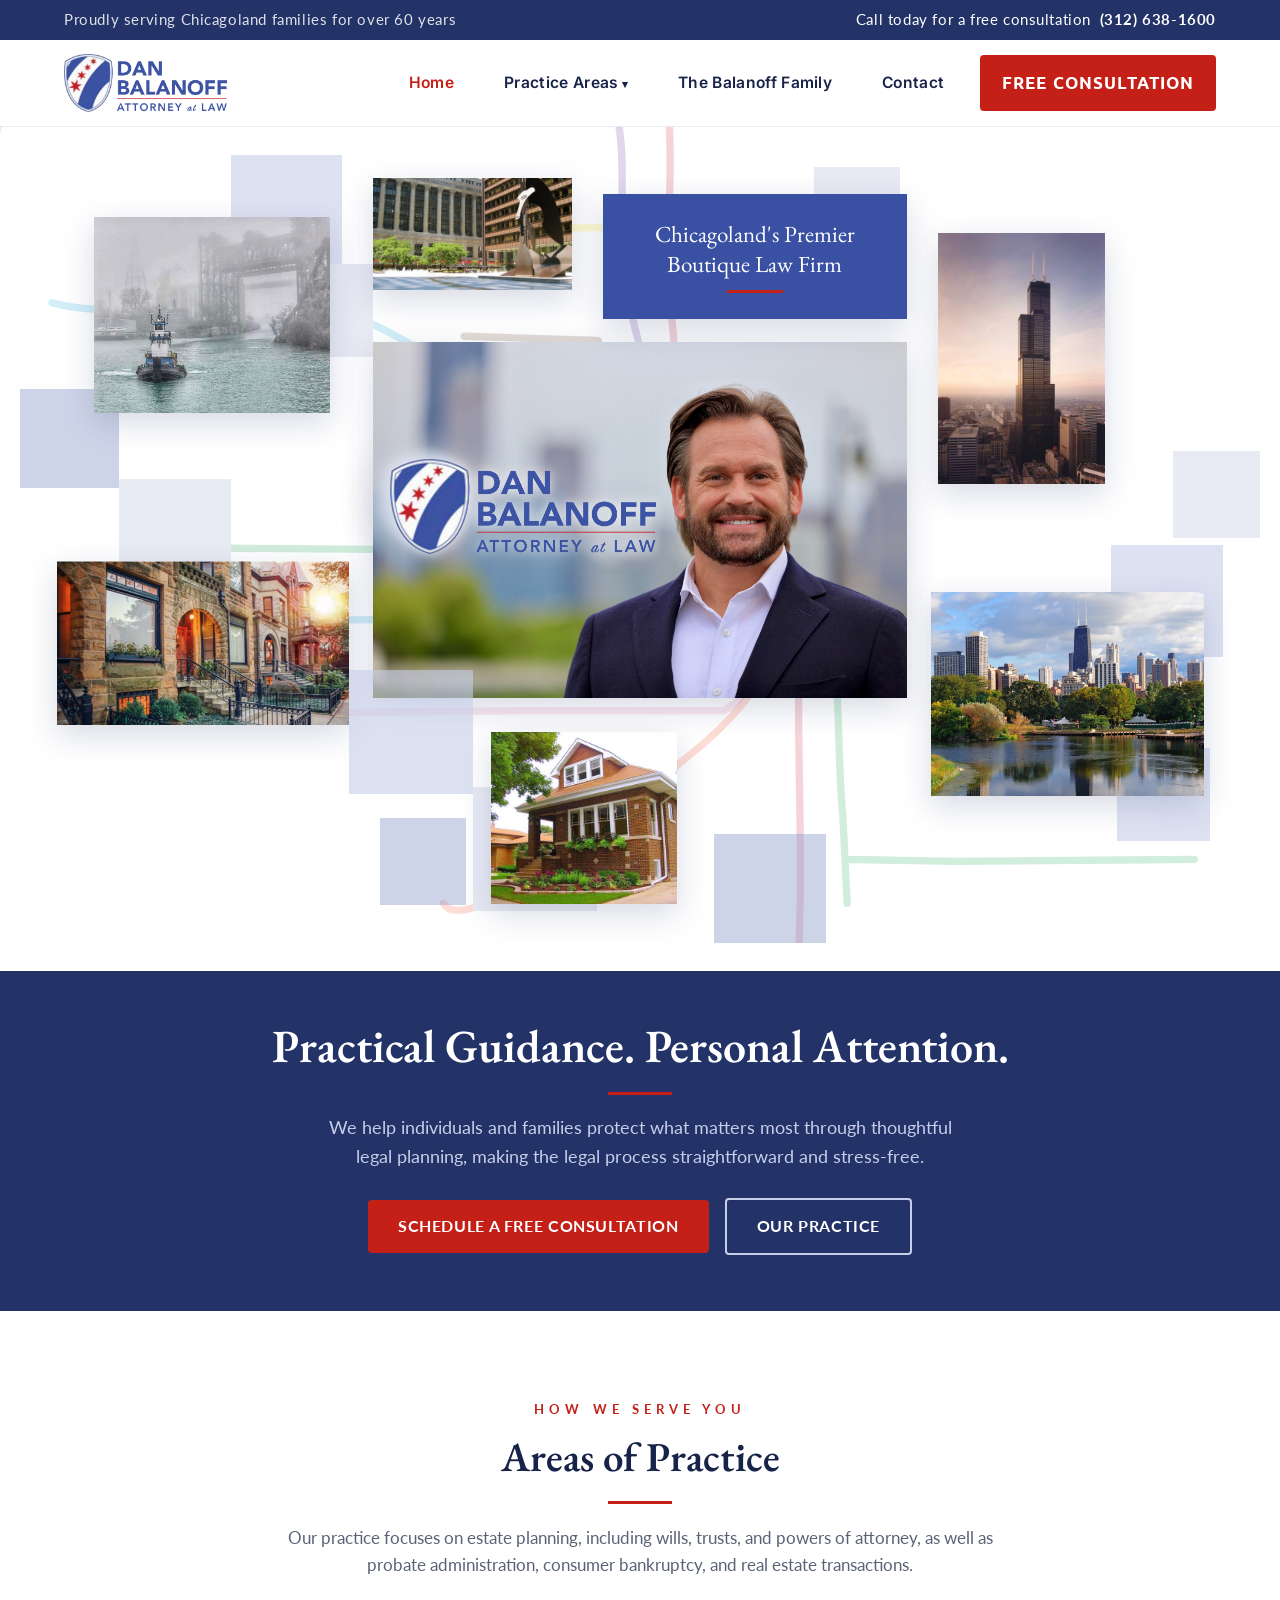
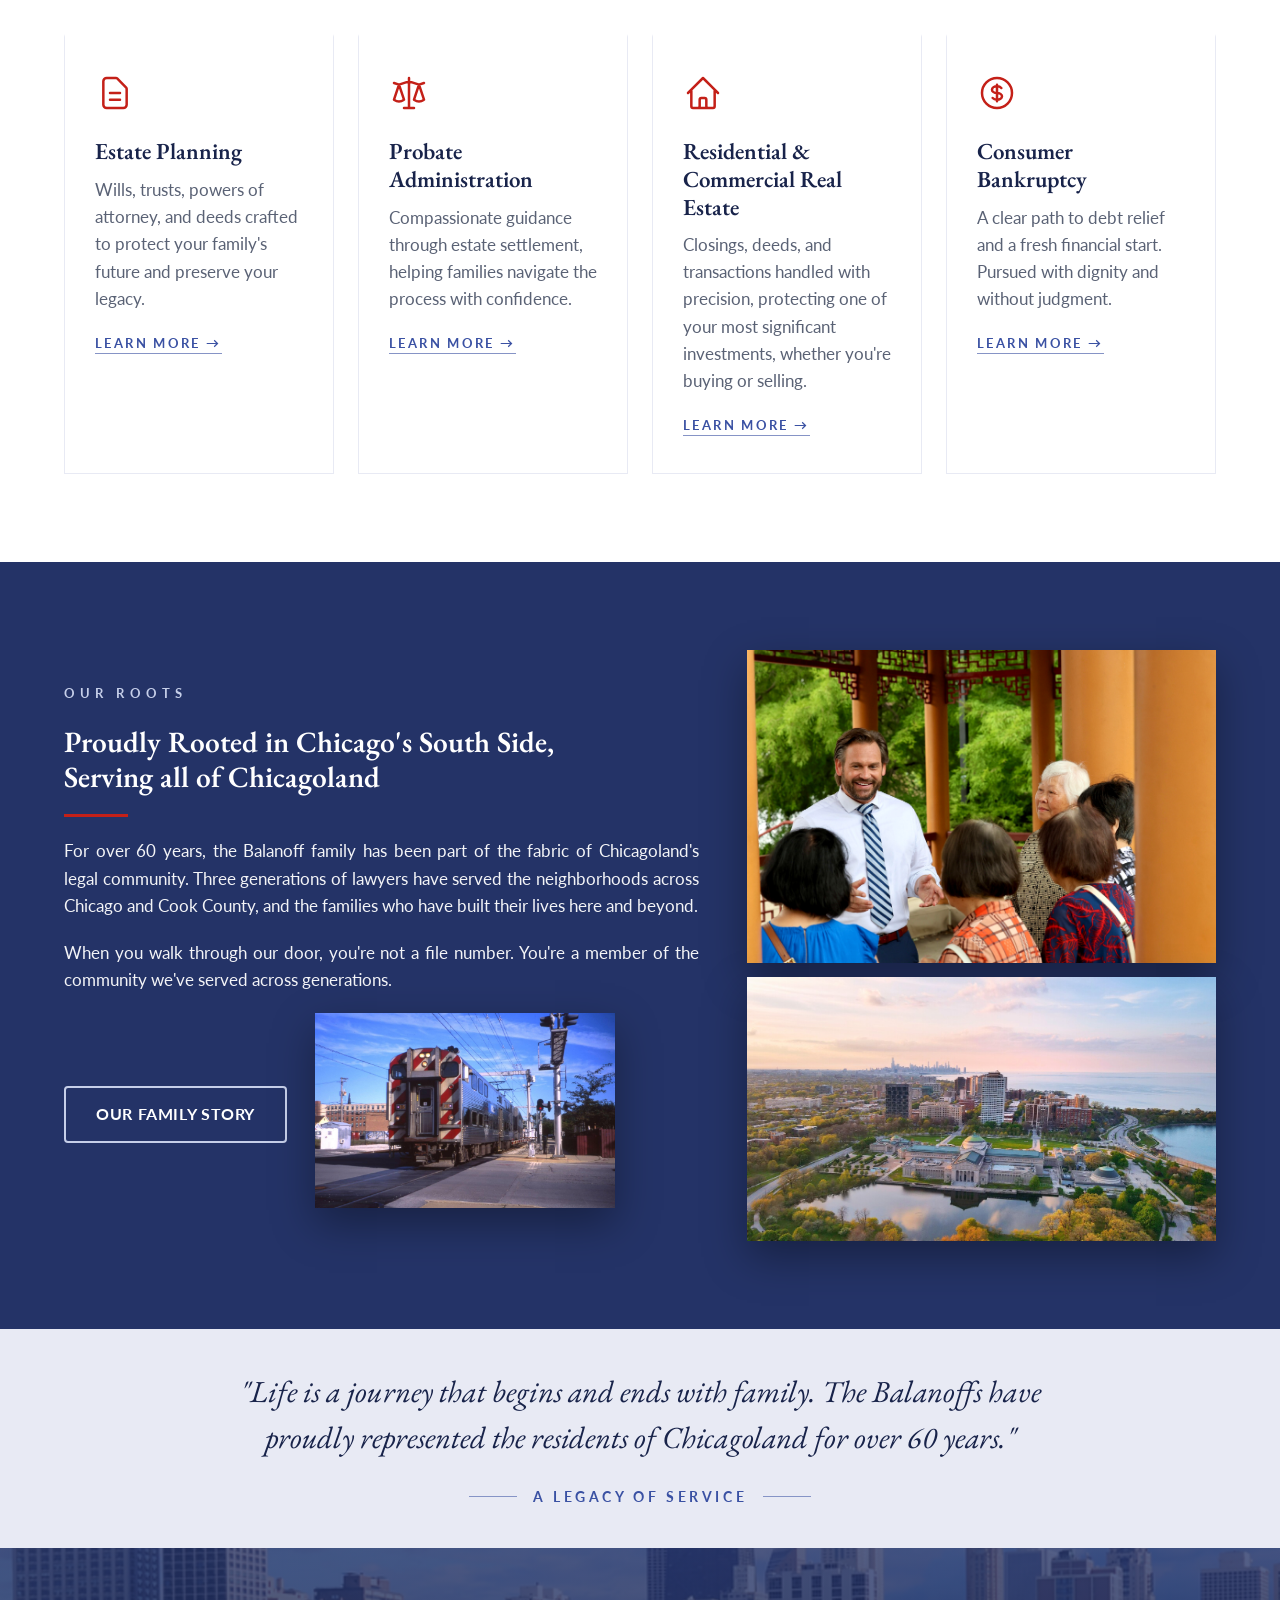
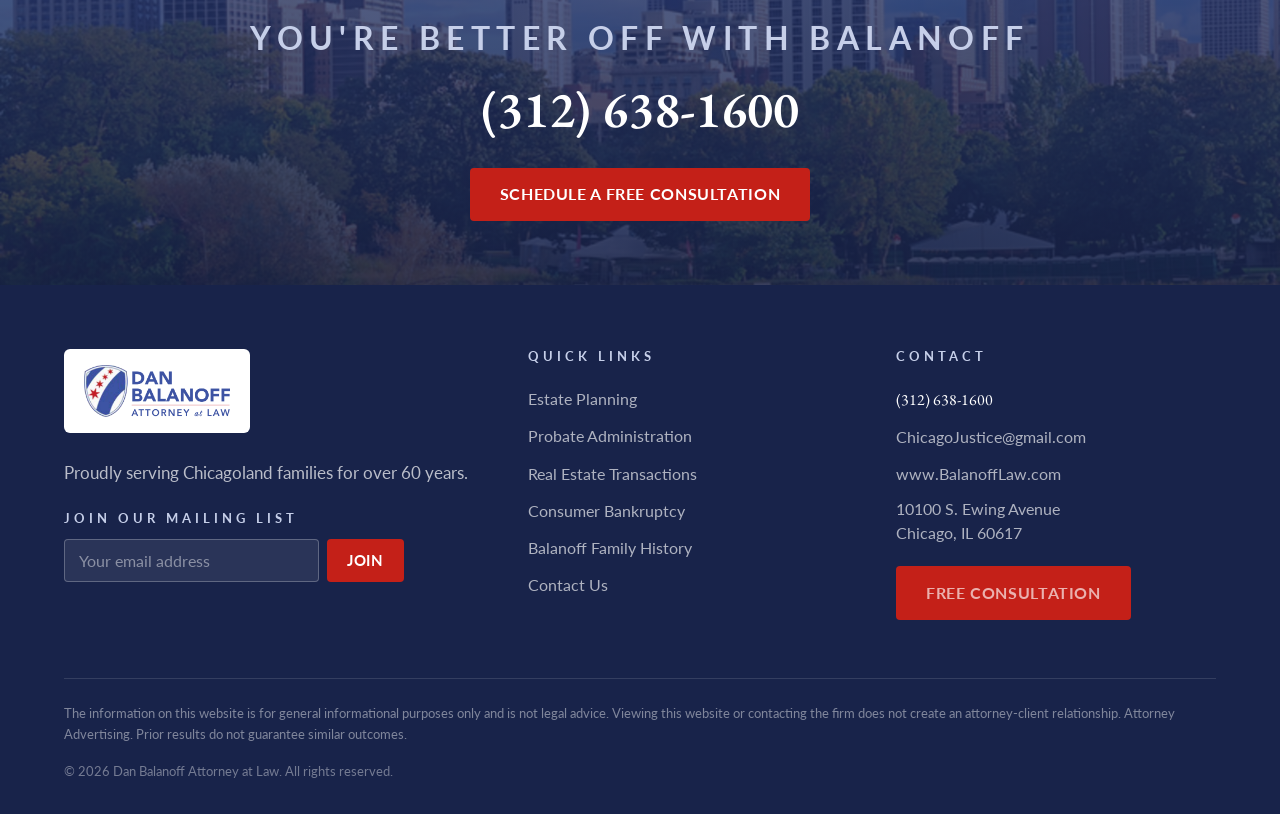
<file: index.html>
<!DOCTYPE html>
<html lang="en">
<head>
  <meta charset="UTF-8" />
  <meta name="viewport" content="width=device-width, initial-scale=1.0" />
  <title>Dan Balanoff Attorney at Law | Trusted Counsel for Every Chapter | Chicago</title>
  <meta name="description" content="Balanoff Law, estate planning, probate administration, real estate, and consumer bankruptcy. Proudly serving Chicagoland families for over 60 years. (312) 638-1600" />
  <link rel="preconnect" href="https://fonts.googleapis.com" />
  <link rel="preconnect" href="https://fonts.gstatic.com" crossorigin />
  <link rel="stylesheet" href="css/styles.css" />
</head>
<body>

  <!-- ════════ Top utility bar ════════ -->
  <div class="topbar">
    <div class="container">
      <span class="tagline">Proudly serving Chicagoland families for over 60 years</span>
      <span>Call today for a free consultation&ensp;<a href="tel:3126381600">(312) 638-1600</a></span>
    </div>
  </div>

  <!-- ════════ Header ════════ -->
  <header class="site-header" id="site-header">
    <div class="container">
      <a href="index.html" class="brand" aria-label="Balanoff Law home">
        <img src="assets/logo-full.png" alt="Dan Balanoff, Attorney at Law, shield logo" />
      </a>

      <button class="nav-toggle" id="nav-toggle" aria-label="Open menu" aria-expanded="false" aria-controls="main-nav">
        <span></span><span></span><span></span>
      </button>

      <nav class="main-nav" id="main-nav" aria-label="Primary">
        <ul>
          <li><a href="index.html" class="active">Home</a></li>
          <li class="has-dropdown">
            <a href="index.html#practice" aria-haspopup="true">Practice Areas</a>
            <ul class="dropdown">
              <li><a href="estate-planning.html">Estate Planning</a></li>
              <li><a href="probate.html">Probate Administration</a></li>
              <li><a href="real-estate.html">Real Estate</a></li>
              <li><a href="bankruptcy.html">Consumer Bankruptcy</a></li>
            </ul>
          </li>
          <li><a href="family-history.html">The Balanoff Family</a></li>
          <li><a href="contact.html">Contact</a></li>
          <li><a href="contact.html" class="nav-cta">Free Consultation</a></li>
        </ul>
      </nav>
    </div>
  </header>

  <main>
    <!-- ════════ Hero collage ════════ -->
    <section class="hero" aria-label="Balanoff Law, Chicago">

      <!-- CTA 'L' map watermark with traveling train lights -->
      <div class="hero-map" aria-hidden="true">
        <svg viewBox="0 0 1240 780" preserveAspectRatio="xMidYMid slice" xmlns="http://www.w3.org/2000/svg">
          <defs>
            <filter id="train-glow" x="-150%" y="-150%" width="400%" height="400%">
              <feGaussianBlur stdDeviation="3" result="blur" />
              <feMerge>
                <feMergeNode in="blur" /><feMergeNode in="SourceGraphic" />
              </feMerge>
            </filter>
          </defs>

          <!-- L lines (authentic CTA colors) -->
          <path id="l-red"    class="l-line" stroke="#C60C30" d="M648,0 C652,60 642,120 650,180 C658,240 650,300 660,350 C668,390 700,400 740,415 L770,430 L772,520 C770,600 776,690 772,780" />
          <path id="l-purple" class="l-line" stroke="#522398" d="M600,0 C608,50 596,110 610,170 C622,225 640,280 652,330 C662,370 700,395 738,412" />
          <path id="l-yellow" class="l-line" stroke="#F9E300" d="M432,58 C436,80 440,95 462,98 L590,96" />
          <path id="l-blue"   class="l-line" stroke="#00A1DE" d="M58,168 C100,180 150,172 210,174 L330,176 C420,200 520,300 600,370 C650,412 710,420 752,428" />
          <path id="l-blue2"  class="l-line" stroke="#00A1DE" d="M178,470 C260,476 340,468 430,472 L600,470 C660,468 716,452 754,442" />
          <path id="l-green"  class="l-line" stroke="#009B3A" d="M138,402 L400,404 C500,406 600,410 700,418 L745,422 L800,455 C812,520 808,600 814,660 L818,742 M818,700 L920,702 L1150,700" />
          <path id="l-brown"  class="l-line" stroke="#62361B" d="M452,200 L580,204 C592,240 610,260 614,300 C618,340 660,380 700,402 L742,418" />
          <path id="l-pink"   class="l-line" stroke="#E27EA6" d="M300,560 L500,558 L700,558 C730,540 748,500 754,462" />
          <path id="l-orange" class="l-line" stroke="#F9461C" d="M432,742 C440,756 470,748 510,720 C560,684 620,640 680,590 C720,556 752,510 764,470" />
          <!-- the Loop -->
          <rect class="l-loop" stroke="#522398" x="746" y="408" width="56" height="52" rx="6" />

          <!-- traveling train lights -->
          <circle class="train-dot" r="4.5" fill="#C60C30" filter="url(#train-glow)">
            <animateMotion dur="14s" repeatCount="indefinite" keyPoints="0;1;0" keyTimes="0;0.5;1" calcMode="linear"><mpath href="#l-red" /></animateMotion>
          </circle>
          <circle class="train-dot" r="4" fill="#00A1DE" filter="url(#train-glow)">
            <animateMotion dur="16s" begin="2s" repeatCount="indefinite" keyPoints="0;1;0" keyTimes="0;0.5;1" calcMode="linear"><mpath href="#l-blue" /></animateMotion>
          </circle>
          <circle class="train-dot" r="4" fill="#009B3A" filter="url(#train-glow)">
            <animateMotion dur="15s" begin="5s" repeatCount="indefinite" keyPoints="0;1;0" keyTimes="0;0.5;1" calcMode="linear"><mpath href="#l-green" /></animateMotion>
          </circle>
          <circle class="train-dot" r="4" fill="#F9461C" filter="url(#train-glow)">
            <animateMotion dur="12s" begin="1s" repeatCount="indefinite" keyPoints="0;1;0" keyTimes="0;0.5;1" calcMode="linear"><mpath href="#l-orange" /></animateMotion>
          </circle>
          <circle class="train-dot" r="4" fill="#522398" filter="url(#train-glow)">
            <animateMotion dur="13s" begin="3s" repeatCount="indefinite" keyPoints="0;1;0" keyTimes="0;0.5;1" calcMode="linear"><mpath href="#l-purple" /></animateMotion>
          </circle>
          <circle class="train-dot" r="4" fill="#E27EA6" filter="url(#train-glow)">
            <animateMotion dur="11s" begin="4s" repeatCount="indefinite" keyPoints="0;1;0" keyTimes="0;0.5;1" calcMode="linear"><mpath href="#l-pink" /></animateMotion>
          </circle>
          <circle class="train-dot" r="4" fill="#62361B" filter="url(#train-glow)">
            <animateMotion dur="12s" begin="6s" repeatCount="indefinite" keyPoints="0;1;0" keyTimes="0;0.5;1" calcMode="linear"><mpath href="#l-brown" /></animateMotion>
          </circle>
          <circle class="train-dot" r="4" fill="#00A1DE" filter="url(#train-glow)">
            <animateMotion dur="13s" begin="7s" repeatCount="indefinite" keyPoints="0;1;0" keyTimes="0;0.5;1" calcMode="linear"><mpath href="#l-blue2" /></animateMotion>
          </circle>
        </svg>
      </div>

      <div class="collage">

        <!-- stepped translucent squares (style ref) -->
        <div class="tile flat t-sky  f1"></div>
        <div class="tile flat t-lav  f2"></div>
        <div class="tile flat t-peri f3"></div>
        <div class="tile flat t-sky  f4"></div>
        <div class="tile flat t-lav  f5"></div>
        <div class="tile flat t-peri f6"></div>
        <div class="tile flat t-sky  f7"></div>
        <div class="tile flat t-lav  f8"></div>
        <div class="tile flat t-navy-soft f9"></div>
        <div class="tile flat t-sky  f10"></div>
        <div class="tile flat t-lav  f11"></div>
        <div class="tile flat t-peri f12"></div>

        <!-- navy headline tile -->
        <div class="tile tile-title">
          <span class="tile-line">Chicagoland's Premier<br />Boutique Law Firm</span>
          <div class="tile-rule"></div>
        </div>

        <!-- center headshot with logo overlay -->
        <div class="headshot-wrap">
          <div class="tile tile-headshot">
            <img src="assets/img/dan-headshot.jpg" alt="Dan Balanoff, attorney, with the Chicago skyline behind him" />
          </div>
          <div class="hero-logo" aria-hidden="false">
            <img src="assets/logo-full.png" alt="Dan Balanoff, Attorney at Law" />
          </div>
        </div>

        <!-- surrounding photos -->
        <div class="mobile-grid">
          <div class="tile tile-tugboat">
            <img src="assets/img/tugboat.jpg" alt="A tugboat on the Calumet River in the fog" />
          </div>
          <div class="tile tile-brownstones">
            <img src="assets/img/brownstones.jpg" alt="Historic Chicago brownstone row houses" />
          </div>
          <div class="tile tile-willis">
            <img src="assets/img/willis-tower.jpg" alt="The Willis Tower rising above the Chicago skyline" />
          </div>
          <div class="tile tile-skyline">
            <img src="assets/img/skyline-lp.jpg" alt="Chicago skyline over the Lincoln Park lagoon" />
          </div>
          <div class="tile tile-daley">
            <img src="assets/img/daley-plaza.webp" alt="Daley Plaza and the Picasso sculpture in downtown Chicago" />
          </div>
          <div class="tile tile-house">
            <img src="assets/img/house.jpg" alt="A classic Chicago brick bungalow" />
          </div>
        </div>

      </div>
    </section>

    <!-- ════════ Hero strip ════════ -->
    <section class="hero-strip">
      <h1>Practical Guidance. Personal Attention.</h1>
      <div class="rule center"></div>
      <p>We help individuals and families protect what matters most through thoughtful legal planning, making the legal process straightforward and stress-free.</p>
      <a href="contact.html" class="btn btn-red">Schedule a Free Consultation</a>
      <a href="#practice" class="btn btn-ghost">Our Practice</a>
    </section>

    <!-- ════════ Practice areas ════════ -->
    <section class="section" id="practice">
      <div class="container">
        <div class="section-head reveal">
          <p class="kicker">How We Serve You</p>
          <h2>Areas of Practice</h2>
          <div class="rule center"></div>
          <p class="lede">Our practice focuses on estate planning, including wills, trusts, and powers of attorney, as well as probate administration, consumer bankruptcy, and real estate transactions.</p>
        </div>

        <div class="practice-grid">
          <a href="estate-planning.html" class="practice-card reveal">
            <svg fill="none" stroke="currentColor" viewBox="0 0 24 24" aria-hidden="true">
              <path stroke-linecap="round" stroke-linejoin="round" stroke-width="1.5" d="M9 12h6m-6 4h6m2 5H7a2 2 0 01-2-2V5a2 2 0 012-2h5.586a1 1 0 01.707.293l5.414 5.414a1 1 0 01.293.707V19a2 2 0 01-2 2z"/>
            </svg>
            <h3>Estate Planning</h3>
            <p>Wills, trusts, powers of attorney, and deeds crafted to protect your family's future and preserve your legacy.</p>
            <span class="more">Learn More →</span>
          </a>

          <a href="probate.html" class="practice-card reveal">
            <svg fill="none" stroke="currentColor" viewBox="0 0 24 24" aria-hidden="true">
              <path stroke-linecap="round" stroke-linejoin="round" stroke-width="1.5" d="M3 6l3 1m0 0l-3 9a5.002 5.002 0 006.001 0M6 7l3 9M6 7l6-2m6 2l3-1m-3 1l-3 9a5.002 5.002 0 006.001 0M18 7l3 9m-3-9l-6-2m0-2v2m0 16V5m0 16H9m3 0h3"/>
            </svg>
            <h3>Probate Administration</h3>
            <p>Compassionate guidance through estate settlement, helping families navigate the process with confidence.</p>
            <span class="more">Learn More →</span>
          </a>

          <a href="real-estate.html" class="practice-card reveal">
            <svg fill="none" stroke="currentColor" viewBox="0 0 24 24" aria-hidden="true">
              <path stroke-linecap="round" stroke-linejoin="round" stroke-width="1.5" d="M3 12l2-2m0 0l7-7 7 7M5 10v10a1 1 0 001 1h3m10-11l2 2m-2-2v10a1 1 0 01-1 1h-3m-6 0a1 1 0 001-1v-4a1 1 0 011-1h2a1 1 0 011 1v4a1 1 0 001 1m-6 0h6"/>
            </svg>
            <h3>Residential &amp; Commercial Real Estate</h3>
            <p>Closings, deeds, and transactions handled with precision, protecting one of your most significant investments, whether you're buying or selling.</p>
            <span class="more">Learn More →</span>
          </a>

          <a href="bankruptcy.html" class="practice-card reveal">
            <svg fill="none" stroke="currentColor" viewBox="0 0 24 24" aria-hidden="true">
              <path stroke-linecap="round" stroke-linejoin="round" stroke-width="1.5" d="M12 8c-1.657 0-3 .895-3 2s1.343 2 3 2 3 .895 3 2-1.343 2-3 2m0-8c1.11 0 2.08.402 2.599 1M12 8V7m0 1v8m0 0v1m0-1c-1.11 0-2.08-.402-2.599-1M21 12a9 9 0 11-18 0 9 9 0 0118 0z"/>
            </svg>
            <h3>Consumer Bankruptcy</h3>
            <p>A clear path to debt relief and a fresh financial start. Pursued with dignity and without judgment.</p>
            <span class="more">Learn More →</span>
          </a>
        </div>
      </div>
    </section>

    <!-- ════════ Roots / community ════════ -->
    <section class="section roots" id="roots">
      <div class="container roots-grid">
        <div class="reveal">
          <p class="kicker">Our Roots</p>
          <h2>Proudly Rooted in Chicago's South Side,<br />Serving all of Chicagoland</h2>
          <div class="rule"></div>
          <p>For over 60 years, the Balanoff family has been part of the fabric of Chicagoland's legal community. Three generations of lawyers have served the neighborhoods across Chicago and Cook County, and the families who have built their lives here and beyond.</p>
          <p>When you walk through our door, you're not a file number. You're a member of the community we've served across generations.</p>
          <div class="roots-cta-row">
            <a href="family-history.html" class="btn btn-ghost">Our Family Story</a>
            <div class="rc rc-metra"><img src="assets/img/metra.jpg" alt="A Metra commuter train at a South Side crossing" /></div>
          </div>
        </div>
        <div class="roots-collage reveal">
          <div class="rc rc1"><img src="assets/img/dan-ping-tom.jpg" alt="Dan Balanoff in Ping Tom Memorial Park" /></div>
          <div class="rc rc2"><img src="assets/img/msi.jpg" alt="Aerial view of the Museum of Science and Industry with the Chicago skyline beyond" /></div>
        </div>
      </div>
    </section>

    <!-- ════════ Quote band ════════ -->
    <section class="section quote-band">
      <div class="container reveal">
        <blockquote>"Life is a journey that begins and ends with family. The Balanoffs have proudly represented the residents of Chicagoland for over 60 years."</blockquote>
        <div class="quote-attr">A Legacy of Service</div>
      </div>
    </section>

    <!-- ════════ CTA banner ════════ -->
    <section class="cta-banner" style="background-image:url('assets/img/skyline-lp.jpg')">
      <div class="cta-inner">
        <p class="kicker">You're Better Off with Balanoff</p>
        <h2><a href="tel:3126381600">(312) 638-1600</a></h2>
        <a href="contact.html" class="btn btn-red">Schedule a Free Consultation</a>
      </div>
    </section>
  </main>

  <!-- ════════ Footer ════════ -->
  <footer class="site-footer">
    <div class="container">
      <div class="footer-grid">
        <div>
          <div class="footer-logo-panel">
            <img src="assets/logo-full.png" alt="Dan Balanoff, Attorney at Law" />
          </div>
          <p>Proudly serving Chicagoland families for over 60 years.</p>
          <form class="mailing-list" action="https://formsubmit.co/ChicagoJustice@gmail.com" method="POST">
            <input type="hidden" name="_subject" value="New mailing list signup from BalanoffLaw.com" />
            <input type="hidden" name="_template" value="table" />
            <input type="hidden" name="_captcha" value="false" />
            <input type="text" name="_honey" style="display:none" tabindex="-1" autocomplete="off" aria-hidden="true" />
            <label for="ml-email">Join Our Mailing List</label>
            <div class="ml-row">
              <input type="email" id="ml-email" name="email" required placeholder="Your email address" autocomplete="email" />
              <button type="submit">Join</button>
            </div>
          </form>
        </div>
        <div>
          <h4>Quick Links</h4>
          <ul>
            <li><a href="estate-planning.html">Estate Planning</a></li>
            <li><a href="probate.html">Probate Administration</a></li>
            <li><a href="real-estate.html">Real Estate Transactions</a></li>
            <li><a href="bankruptcy.html">Consumer Bankruptcy</a></li>
            <li><a href="family-history.html">Balanoff Family History</a></li>
            <li><a href="contact.html">Contact Us</a></li>
          </ul>
        </div>
        <div>
          <h4>Contact</h4>
          <ul>
            <li><a href="tel:3126381600" class="footer-phone">(312) 638-1600</a></li>
            <li><a href="mailto:ChicagoJustice@gmail.com">ChicagoJustice@gmail.com</a></li>
            <li><a href="https://www.BalanoffLaw.com">www.BalanoffLaw.com</a></li>
            <li><address class="footer-address">10100 S. Ewing Avenue<br />Chicago, IL 60617</address></li>
            <li style="padding-top:12px"><a href="contact.html" class="btn btn-red">Free Consultation</a></li>
          </ul>
        </div>
      </div>
      <div class="footer-bottom">
        <p class="footer-disclaimer">The information on this website is for general informational purposes only and is not legal advice. Viewing this website or contacting the firm does not create an attorney-client relationship. Attorney Advertising. Prior results do not guarantee similar outcomes.</p>
        <p>© 2026 Dan Balanoff Attorney at Law. All rights reserved.</p>
      </div>
    </div>
  </footer>

  <script src="js/main.js"></script>
</body>
</html>
</file>
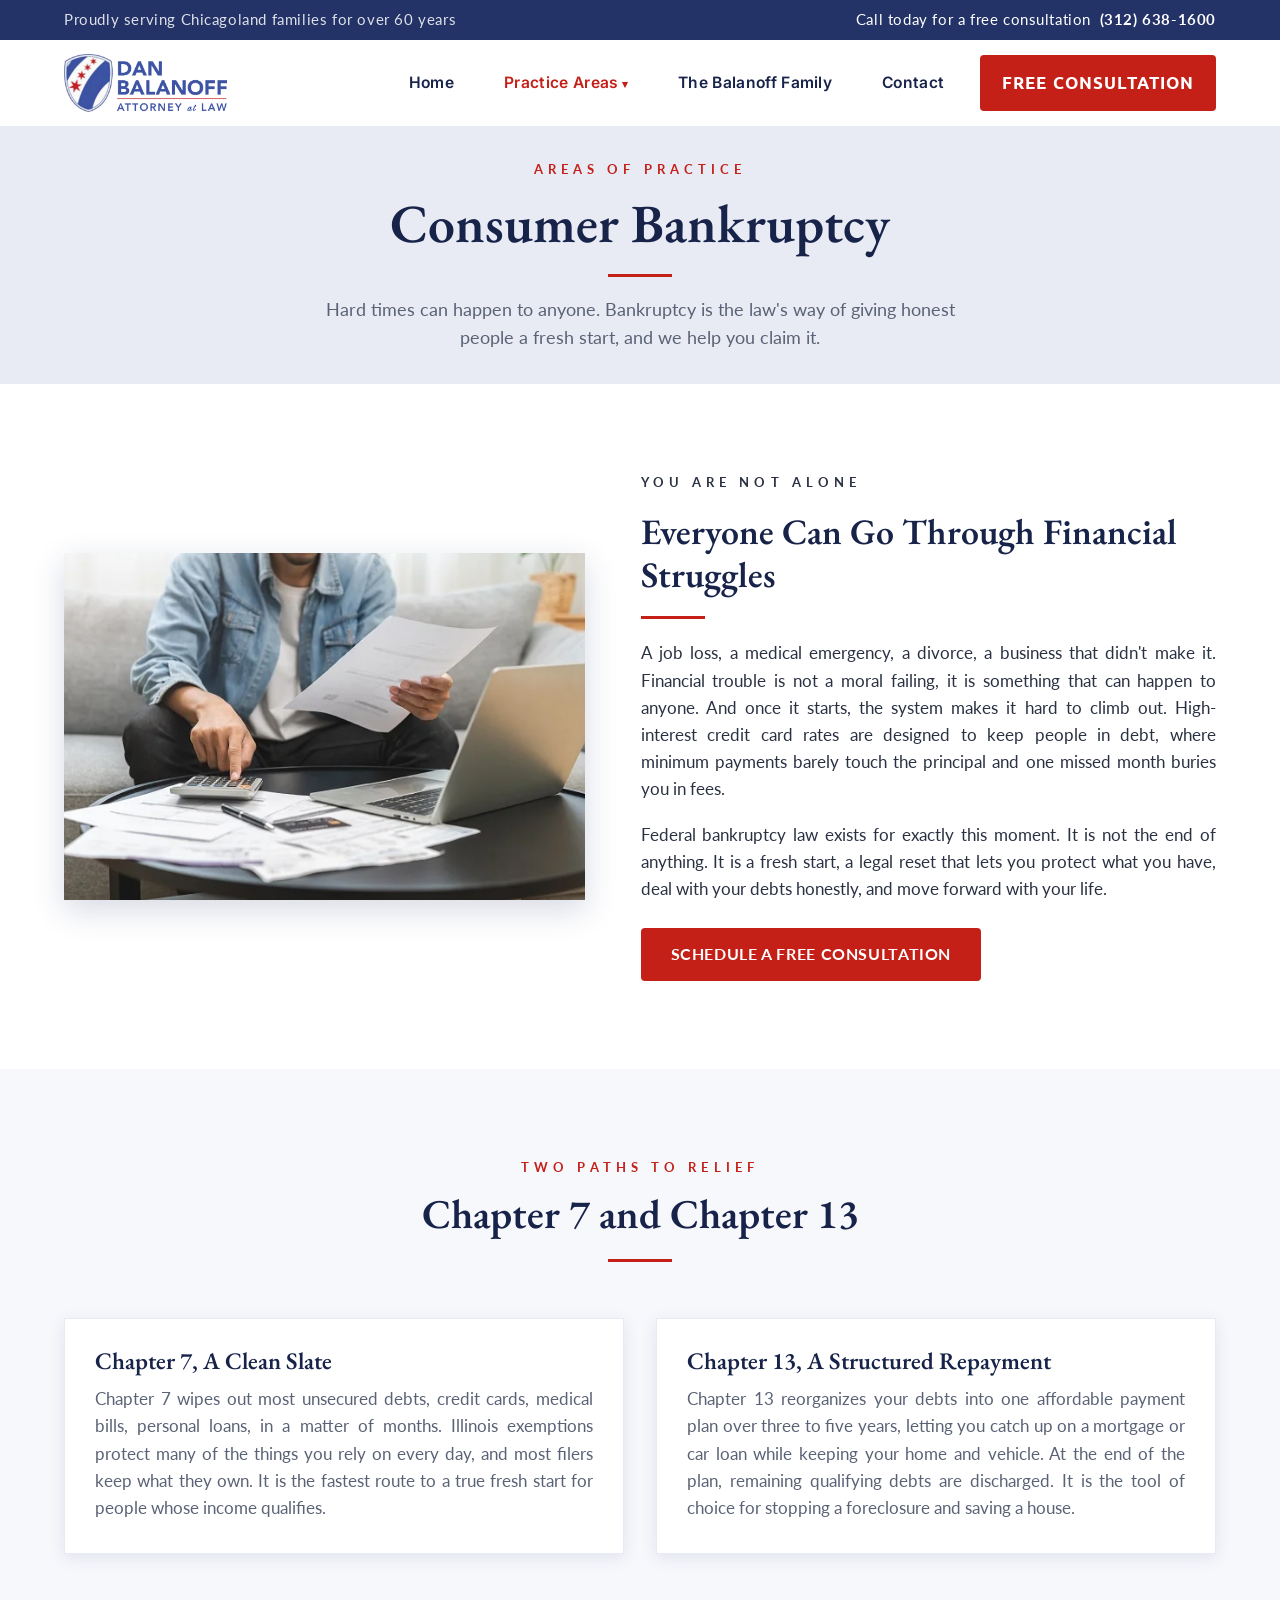
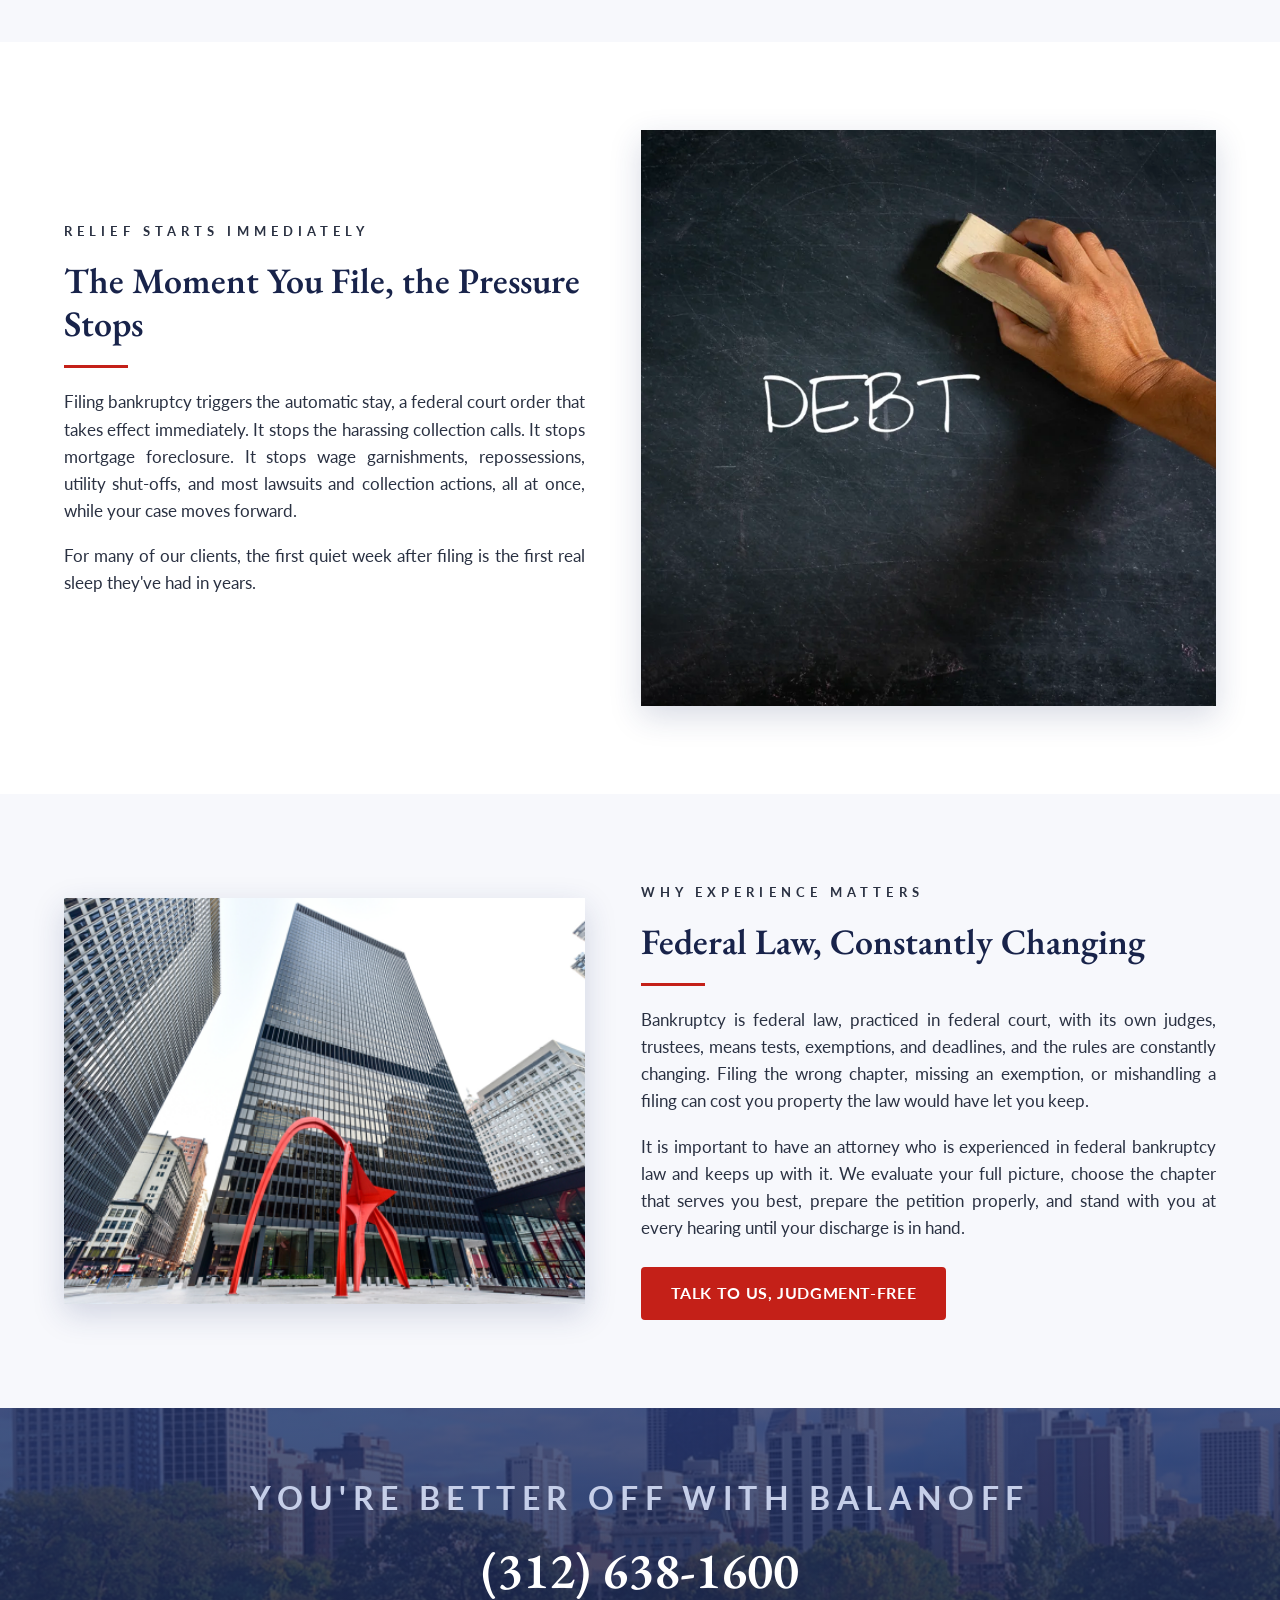
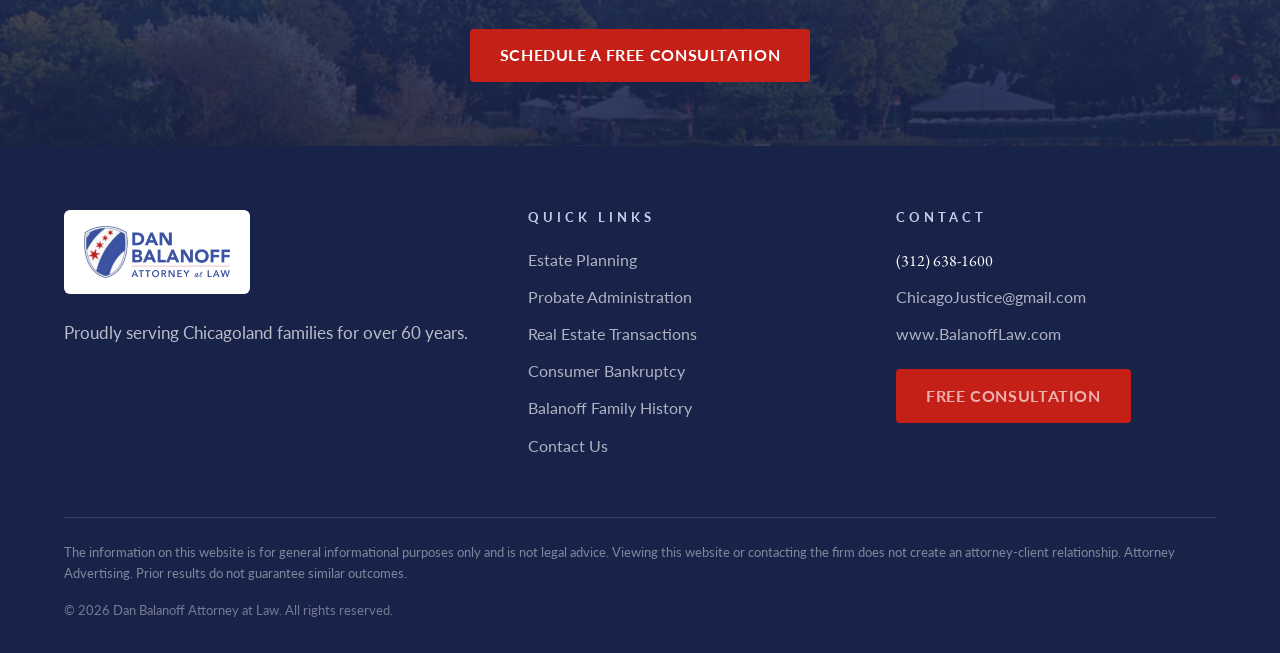
<file: bankruptcy.html>
<!DOCTYPE html>
<html lang="en">
<head>
  <meta charset="UTF-8" />
  <meta name="viewport" content="width=device-width, initial-scale=1.0" />
  <title>Consumer Bankruptcy | Dan Balanoff Attorney at Law | Chicago</title>
  <meta name="description" content="Chicago consumer bankruptcy attorney. Chapter 7 and Chapter 13 relief that stops collection calls, foreclosure, and wage garnishment. Free consultation, (312) 638-1600." />
  <link rel="preconnect" href="https://fonts.googleapis.com" />
  <link rel="preconnect" href="https://fonts.gstatic.com" crossorigin />
  <link rel="stylesheet" href="css/styles.css" />
</head>
<body>

  <!-- ════════ Top utility bar ════════ -->
  <div class="topbar">
    <div class="container">
      <span class="tagline">Proudly serving Chicagoland families for over 60 years</span>
      <span>Call today for a free consultation&ensp;<a href="tel:3126381600">(312) 638-1600</a></span>
    </div>
  </div>

  <!-- ════════ Header ════════ -->
  <header class="site-header" id="site-header">
    <div class="container">
      <a href="index.html" class="brand" aria-label="Balanoff Law home">
        <img src="assets/logo-full.png" alt="Dan Balanoff, Attorney at Law, shield logo" />
      </a>

      <button class="nav-toggle" id="nav-toggle" aria-label="Open menu" aria-expanded="false" aria-controls="main-nav">
        <span></span><span></span><span></span>
      </button>

      <nav class="main-nav" id="main-nav" aria-label="Primary">
        <ul>
          <li><a href="index.html">Home</a></li>
          <li class="has-dropdown">
            <a href="index.html#practice" class="active" aria-haspopup="true">Practice Areas</a>
            <ul class="dropdown">
              <li><a href="estate-planning.html">Estate Planning</a></li>
              <li><a href="probate.html">Probate Administration</a></li>
              <li><a href="real-estate.html">Real Estate</a></li>
              <li><a href="bankruptcy.html">Consumer Bankruptcy</a></li>
            </ul>
          </li>
          <li><a href="family-history.html">The Balanoff Family</a></li>
          <li><a href="contact.html">Contact</a></li>
          <li><a href="contact.html" class="nav-cta">Free Consultation</a></li>
        </ul>
      </nav>
    </div>
  </header>

  <main>
    <!-- ════════ Page hero ════════ -->
    <section class="page-hero">
      <p class="kicker">Areas of Practice</p>
      <h1>Consumer Bankruptcy</h1>
      <div class="rule center"></div>
      <p class="lede">Hard times can happen to anyone. Bankruptcy is the law's way of giving honest people a fresh start, and we help you claim it.</p>
    </section>

    <!-- ════════ Financial struggles ════════ -->
    <section class="section">
      <div class="container intro-grid">
        <div class="photo reveal">
          <img src="assets/img/bankruptcy-bills.webp" alt="A man at his kitchen table working through a stack of bills with a calculator" />
        </div>
        <div class="reveal">
          <p class="kicker">You Are Not Alone</p>
          <h2>Everyone Can Go Through Financial Struggles</h2>
          <div class="rule"></div>
          <p>A job loss, a medical emergency, a divorce, a business that didn't make it. Financial trouble is not a moral failing, it is something that can happen to anyone. And once it starts, the system makes it hard to climb out. High-interest credit card rates are designed to keep people in debt, where minimum payments barely touch the principal and one missed month buries you in fees.</p>
          <p>Federal bankruptcy law exists for exactly this moment. It is not the end of anything. It is a fresh start, a legal reset that lets you protect what you have, deal with your debts honestly, and move forward with your life.</p>
          <a href="contact.html" class="btn btn-red">Schedule a Free Consultation</a>
        </div>
      </div>
    </section>

    <!-- ════════ Chapter 7 / Chapter 13 ════════ -->
    <section class="section" style="background: var(--off-white)">
      <div class="container">
        <div class="section-head reveal">
          <p class="kicker">Two Paths to Relief</p>
          <h2>Chapter 7 and Chapter 13</h2>
          <div class="rule center"></div>
        </div>

        <div class="duo-grid">
          <div class="duo-card reveal">
            <div class="duo-body">
              <h3>Chapter 7, A Clean Slate</h3>
              <p>Chapter 7 wipes out most unsecured debts, credit cards, medical bills, personal loans, in a matter of months. Illinois exemptions protect many of the things you rely on every day, and most filers keep what they own. It is the fastest route to a true fresh start for people whose income qualifies.</p>
            </div>
          </div>

          <div class="duo-card reveal">
            <div class="duo-body">
              <h3>Chapter 13, A Structured Repayment</h3>
              <p>Chapter 13 reorganizes your debts into one affordable payment plan over three to five years, letting you catch up on a mortgage or car loan while keeping your home and vehicle. At the end of the plan, remaining qualifying debts are discharged. It is the tool of choice for stopping a foreclosure and saving a house.</p>
            </div>
          </div>
        </div>
      </div>
    </section>

    <!-- ════════ The automatic stay ════════ -->
    <section class="section">
      <div class="container intro-grid flip">
        <div class="photo reveal">
          <img src="assets/img/bankruptcy-fresh-start.webp" alt="A hand erasing the word DEBT from a chalkboard" />
        </div>
        <div class="reveal">
          <p class="kicker">Relief Starts Immediately</p>
          <h2>The Moment You File, the Pressure Stops</h2>
          <div class="rule"></div>
          <p>Filing bankruptcy triggers the automatic stay, a federal court order that takes effect immediately. It stops the harassing collection calls. It stops mortgage foreclosure. It stops wage garnishments, repossessions, utility shut-offs, and most lawsuits and collection actions, all at once, while your case moves forward.</p>
          <p>For many of our clients, the first quiet week after filing is the first real sleep they've had in years.</p>
        </div>
      </div>
    </section>

    <!-- ════════ Experienced federal attorney ════════ -->
    <section class="section" style="background: var(--off-white)">
      <div class="container intro-grid">
        <div class="photo reveal">
          <img src="assets/img/bankruptcy-court.webp" alt="The Dirksen Federal Building, home of the United States Bankruptcy Court in Chicago, with the red Flamingo sculpture" />
        </div>
        <div class="reveal">
          <p class="kicker">Why Experience Matters</p>
          <h2>Federal Law, Constantly Changing</h2>
          <div class="rule"></div>
          <p>Bankruptcy is federal law, practiced in federal court, with its own judges, trustees, means tests, exemptions, and deadlines, and the rules are constantly changing. Filing the wrong chapter, missing an exemption, or mishandling a filing can cost you property the law would have let you keep.</p>
          <p>It is important to have an attorney who is experienced in federal bankruptcy law and keeps up with it. We evaluate your full picture, choose the chapter that serves you best, prepare the petition properly, and stand with you at every hearing until your discharge is in hand.</p>
          <a href="contact.html" class="btn btn-red">Talk to Us, Judgment-Free</a>
        </div>
      </div>
    </section>

    <!-- ════════ CTA banner ════════ -->
    <section class="cta-banner" style="background-image:url('assets/img/skyline-lp.jpg')">
      <div class="cta-inner">
        <p class="kicker">You're Better Off with Balanoff</p>
        <h2><a href="tel:3126381600">(312) 638-1600</a></h2>
        <a href="contact.html" class="btn btn-red">Schedule a Free Consultation</a>
      </div>
    </section>
  </main>

  <!-- ════════ Footer ════════ -->
  <footer class="site-footer">
    <div class="container">
      <div class="footer-grid">
        <div>
          <div class="footer-logo-panel">
            <img src="assets/logo-full.png" alt="Dan Balanoff, Attorney at Law" />
          </div>
          <p>Proudly serving Chicagoland families for over 60 years.</p>
        </div>
        <div>
          <h4>Quick Links</h4>
          <ul>
            <li><a href="estate-planning.html">Estate Planning</a></li>
            <li><a href="probate.html">Probate Administration</a></li>
            <li><a href="real-estate.html">Real Estate Transactions</a></li>
            <li><a href="bankruptcy.html">Consumer Bankruptcy</a></li>
            <li><a href="family-history.html">Balanoff Family History</a></li>
            <li><a href="contact.html">Contact Us</a></li>
          </ul>
        </div>
        <div>
          <h4>Contact</h4>
          <ul>
            <li><a href="tel:3126381600" class="footer-phone">(312) 638-1600</a></li>
            <li><a href="mailto:ChicagoJustice@gmail.com">ChicagoJustice@gmail.com</a></li>
            <li><a href="https://www.BalanoffLaw.com">www.BalanoffLaw.com</a></li>
            <li style="padding-top:12px"><a href="contact.html" class="btn btn-red">Free Consultation</a></li>
          </ul>
        </div>
      </div>
      <div class="footer-bottom">
        <p class="footer-disclaimer">The information on this website is for general informational purposes only and is not legal advice. Viewing this website or contacting the firm does not create an attorney-client relationship. Attorney Advertising. Prior results do not guarantee similar outcomes.</p>
        <p>© 2026 Dan Balanoff Attorney at Law. All rights reserved.</p>
      </div>
    </div>
  </footer>

  <script src="js/main.js"></script>
</body>
</html>
</file>
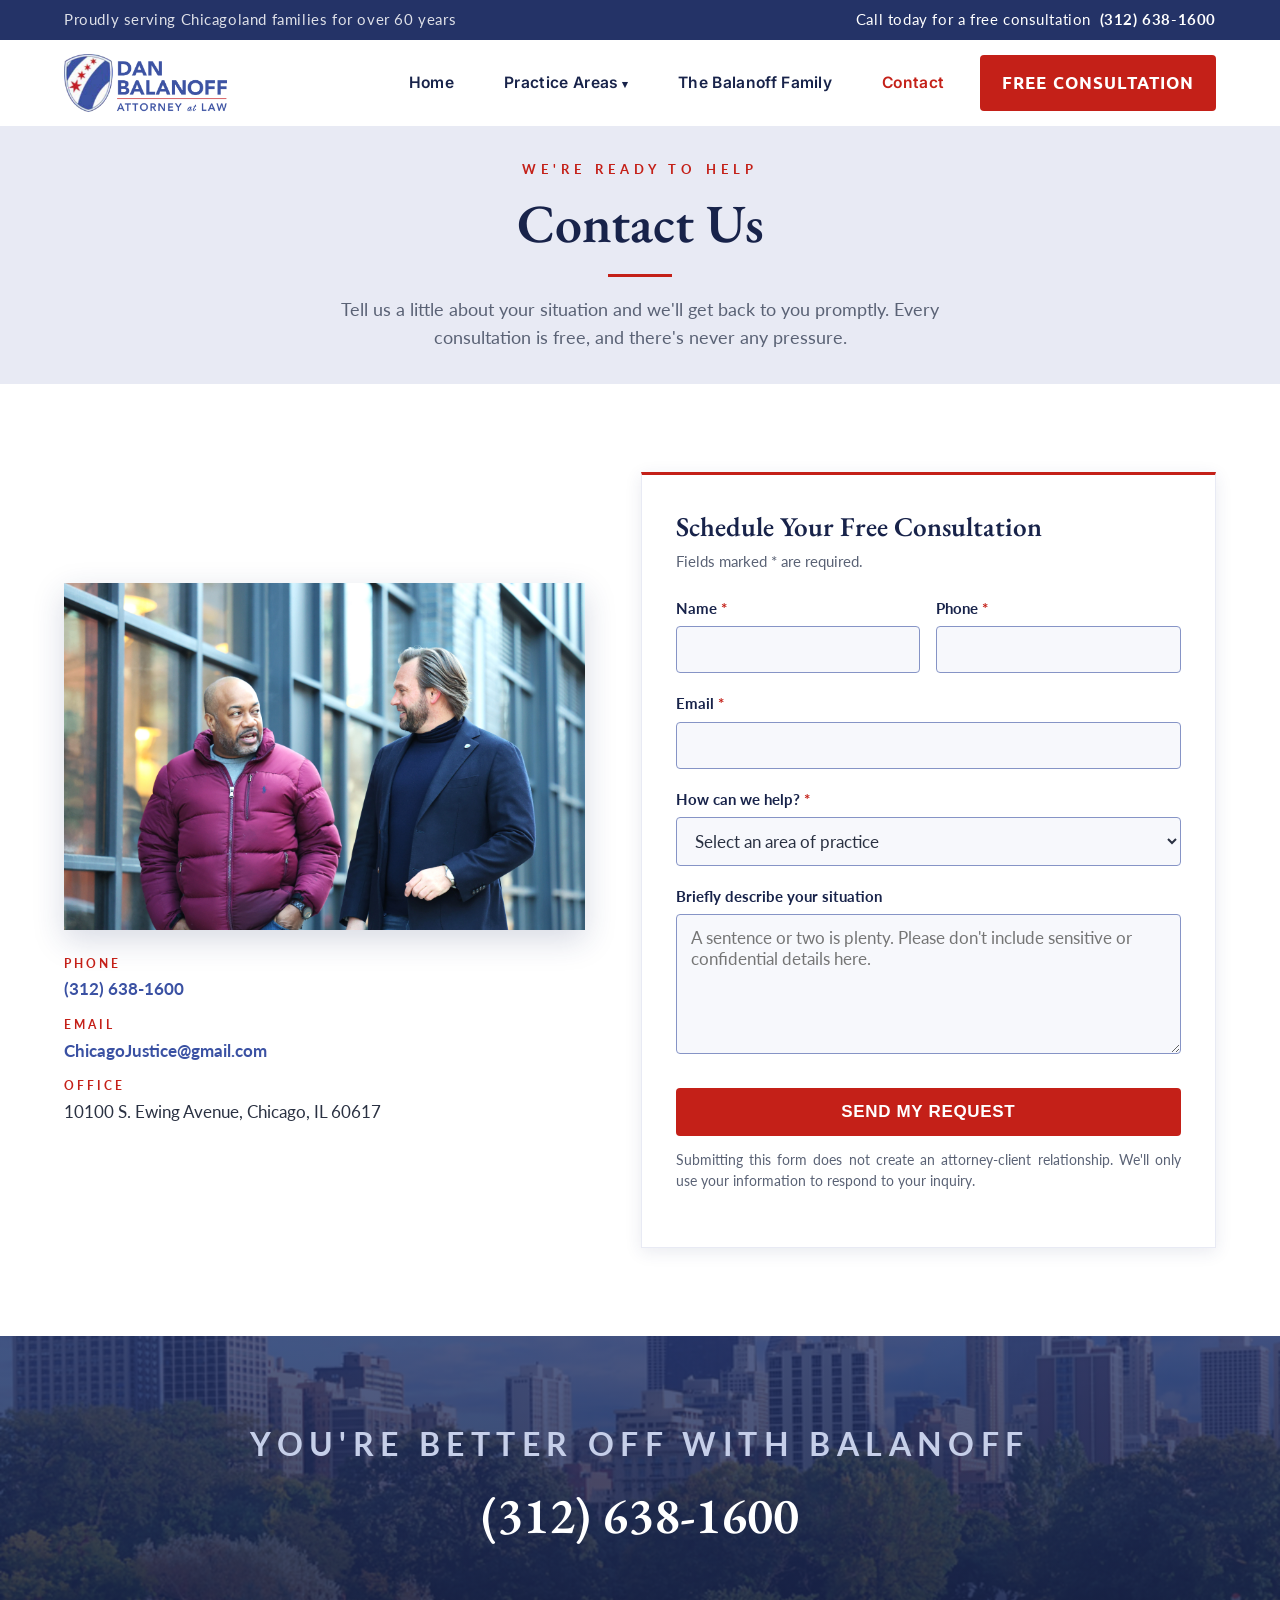
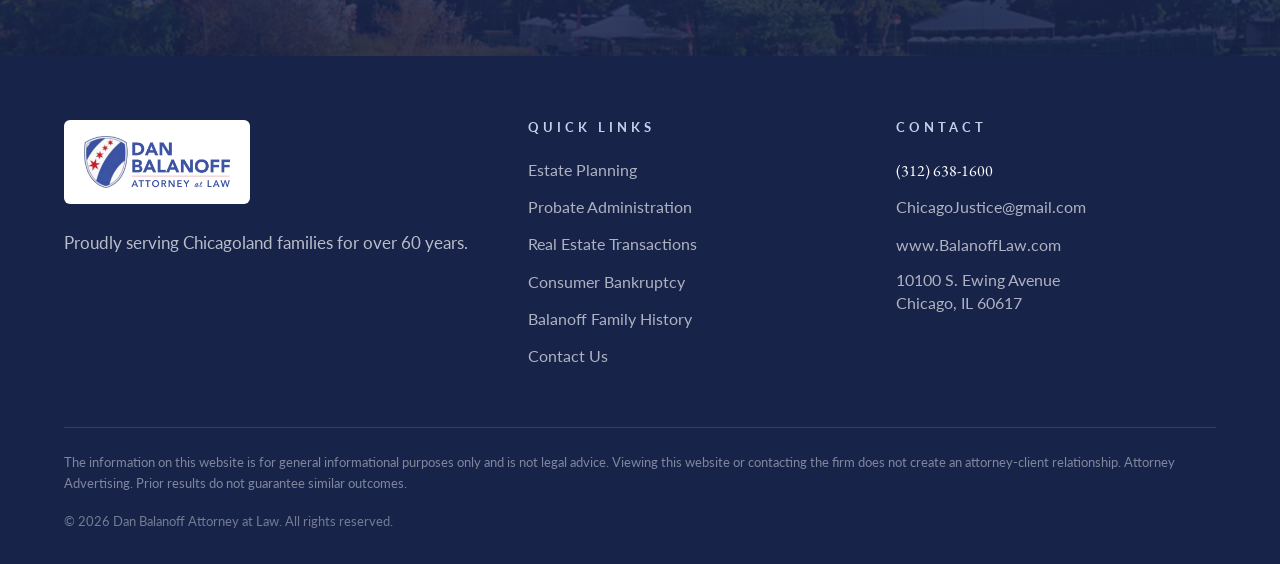
<file: contact.html>
<!DOCTYPE html>
<html lang="en">
<head>
  <meta charset="UTF-8" />
  <meta name="viewport" content="width=device-width, initial-scale=1.0" />
  <title>Contact Us | Dan Balanoff Attorney at Law | Chicago</title>
  <meta name="description" content="Schedule a free consultation with Dan Balanoff, Attorney at Law. Call (312) 638-1600 or send us a message. 10100 S. Ewing Avenue, Chicago, IL 60617." />
  <link rel="preconnect" href="https://fonts.googleapis.com" />
  <link rel="preconnect" href="https://fonts.gstatic.com" crossorigin />
  <link rel="stylesheet" href="css/styles.css" />
</head>
<body>

  <!-- ════════ Top utility bar ════════ -->
  <div class="topbar">
    <div class="container">
      <span class="tagline">Proudly serving Chicagoland families for over 60 years</span>
      <span>Call today for a free consultation&ensp;<a href="tel:3126381600">(312) 638-1600</a></span>
    </div>
  </div>

  <!-- ════════ Header ════════ -->
  <header class="site-header" id="site-header">
    <div class="container">
      <a href="index.html" class="brand" aria-label="Balanoff Law home">
        <img src="assets/logo-full.png" alt="Dan Balanoff, Attorney at Law, shield logo" />
      </a>

      <button class="nav-toggle" id="nav-toggle" aria-label="Open menu" aria-expanded="false" aria-controls="main-nav">
        <span></span><span></span><span></span>
      </button>

      <nav class="main-nav" id="main-nav" aria-label="Primary">
        <ul>
          <li><a href="index.html">Home</a></li>
          <li class="has-dropdown">
            <a href="index.html#practice" aria-haspopup="true">Practice Areas</a>
            <ul class="dropdown">
              <li><a href="estate-planning.html">Estate Planning</a></li>
              <li><a href="probate.html">Probate Administration</a></li>
              <li><a href="real-estate.html">Real Estate</a></li>
              <li><a href="bankruptcy.html">Consumer Bankruptcy</a></li>
            </ul>
          </li>
          <li><a href="family-history.html">The Balanoff Family</a></li>
          <li><a href="contact.html" class="active">Contact</a></li>
          <li><a href="contact.html" class="nav-cta">Free Consultation</a></li>
        </ul>
      </nav>
    </div>
  </header>

  <main>
    <!-- ════════ Page hero ════════ -->
    <section class="page-hero">
      <p class="kicker">We're Ready to Help</p>
      <h1>Contact Us</h1>
      <div class="rule center"></div>
      <p class="lede">Tell us a little about your situation and we'll get back to you promptly. Every consultation is free, and there's never any pressure.</p>
    </section>

    <!-- ════════ Photo + details / intake form ════════ -->
    <section class="section">
      <div class="container intro-grid">
        <div class="reveal">
          <div class="photo">
            <img src="assets/img/dan-omar.jpg" alt="Dan Balanoff talking with a client outside a Chicago building" />
          </div>
          <ul class="contact-details">
            <li>
              <span class="label">Phone</span>
              <a href="tel:3126381600">(312) 638-1600</a>
            </li>
            <li>
              <span class="label">Email</span>
              <a href="mailto:ChicagoJustice@gmail.com">ChicagoJustice@gmail.com</a>
            </li>
            <li>
              <span class="label">Office</span>
              10100 S. Ewing Avenue, Chicago, IL 60617
            </li>
          </ul>
        </div>

        <div class="reveal">
          <form class="intake-form" action="https://formsubmit.co/ChicagoJustice@gmail.com" method="POST">
            <h2>Schedule Your Free Consultation</h2>
            <p class="form-note">Fields marked <span class="req">*</span> are required.</p>

            <!-- FormSubmit settings: clean email format, no captcha, honeypot for spam -->
            <input type="hidden" name="_template" value="table" />
            <input type="hidden" name="_captcha" value="false" />
            <input type="text" name="_honey" style="display:none" tabindex="-1" autocomplete="off" aria-hidden="true" />

            <div class="form-row">
              <div class="form-field">
                <label for="cf-name">Name <span class="req">*</span></label>
                <input type="text" id="cf-name" name="name" required autocomplete="name" />
              </div>
              <div class="form-field">
                <label for="cf-phone">Phone <span class="req">*</span></label>
                <input type="tel" id="cf-phone" name="phone" required autocomplete="tel" />
              </div>
            </div>

            <div class="form-field">
              <label for="cf-email">Email <span class="req">*</span></label>
              <input type="email" id="cf-email" name="email" required autocomplete="email" />
            </div>

            <div class="form-field">
              <label for="cf-area">How can we help? <span class="req">*</span></label>
              <select id="cf-area" name="practice_area" required>
                <option value="" selected disabled>Select an area of practice</option>
                <option>Estate Planning</option>
                <option>Probate Administration</option>
                <option>Real Estate</option>
                <option>Consumer Bankruptcy</option>
                <option>Something Else</option>
              </select>
            </div>

            <div class="form-field">
              <label for="cf-message">Briefly describe your situation</label>
              <textarea id="cf-message" name="message" placeholder="A sentence or two is plenty. Please don't include sensitive or confidential details here."></textarea>
            </div>

            <input type="hidden" name="_subject" value="New consultation request from BalanoffLaw.com" />
            <button type="submit" class="btn btn-red">Send My Request</button>
            <p class="privacy-note">Submitting this form does not create an attorney-client relationship. We'll only use your information to respond to your inquiry.</p>
          </form>
        </div>
      </div>
    </section>

    <!-- ════════ CTA banner ════════ -->
    <section class="cta-banner" style="background-image:url('assets/img/skyline-lp.jpg')">
      <div class="cta-inner">
        <p class="kicker">You're Better Off with Balanoff</p>
        <h2><a href="tel:3126381600">(312) 638-1600</a></h2>
      </div>
    </section>
  </main>

  <!-- ════════ Footer ════════ -->
  <footer class="site-footer">
    <div class="container">
      <div class="footer-grid">
        <div>
          <div class="footer-logo-panel">
            <img src="assets/logo-full.png" alt="Dan Balanoff, Attorney at Law" />
          </div>
          <p>Proudly serving Chicagoland families for over 60 years.</p>
        </div>
        <div>
          <h4>Quick Links</h4>
          <ul>
            <li><a href="estate-planning.html">Estate Planning</a></li>
            <li><a href="probate.html">Probate Administration</a></li>
            <li><a href="real-estate.html">Real Estate Transactions</a></li>
            <li><a href="bankruptcy.html">Consumer Bankruptcy</a></li>
            <li><a href="family-history.html">Balanoff Family History</a></li>
            <li><a href="contact.html">Contact Us</a></li>
          </ul>
        </div>
        <div>
          <h4>Contact</h4>
          <ul>
            <li><a href="tel:3126381600" class="footer-phone">(312) 638-1600</a></li>
            <li><a href="mailto:ChicagoJustice@gmail.com">ChicagoJustice@gmail.com</a></li>
            <li><a href="https://www.BalanoffLaw.com">www.BalanoffLaw.com</a></li>
            <li><address class="footer-address">10100 S. Ewing Avenue<br />Chicago, IL 60617</address></li>
          </ul>
        </div>
      </div>
      <div class="footer-bottom">
        <p class="footer-disclaimer">The information on this website is for general informational purposes only and is not legal advice. Viewing this website or contacting the firm does not create an attorney-client relationship. Attorney Advertising. Prior results do not guarantee similar outcomes.</p>
        <p>© 2026 Dan Balanoff Attorney at Law. All rights reserved.</p>
      </div>
    </div>
  </footer>

  <script src="js/main.js"></script>
</body>
</html>
</file>
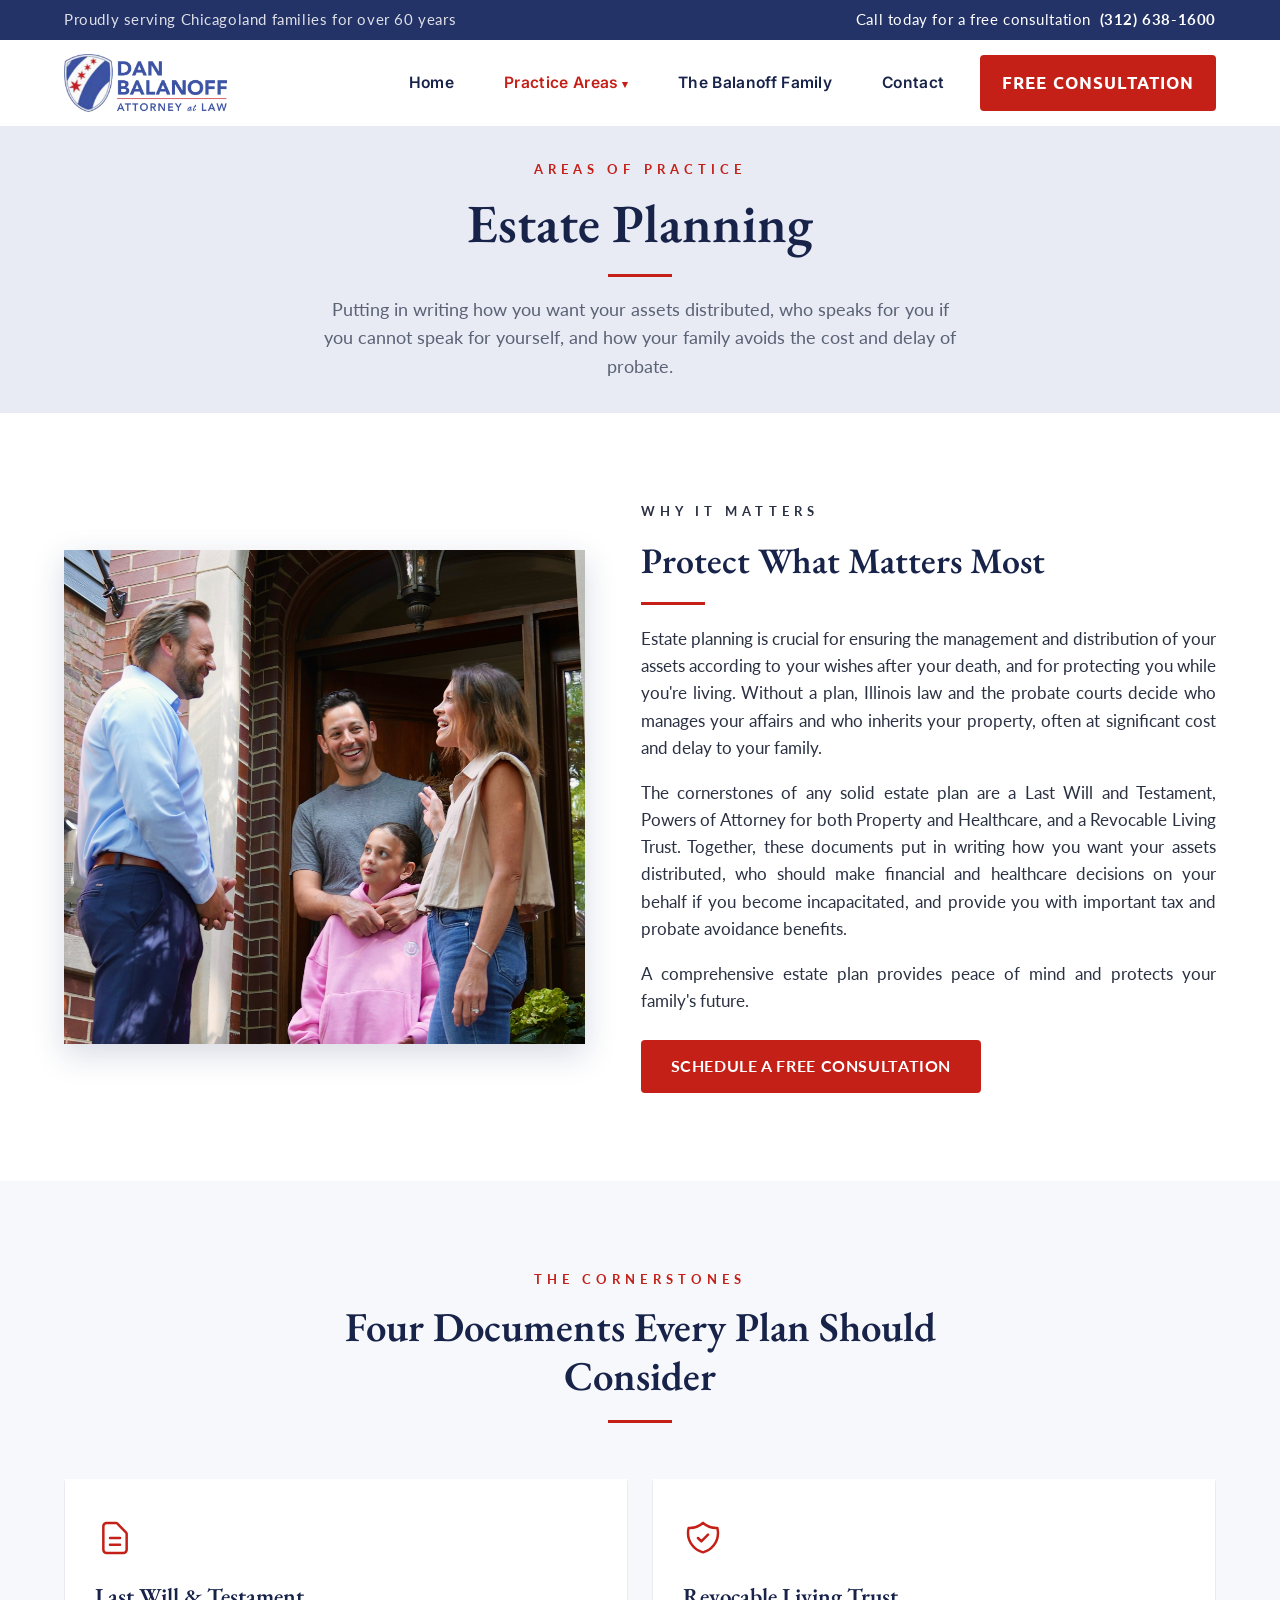
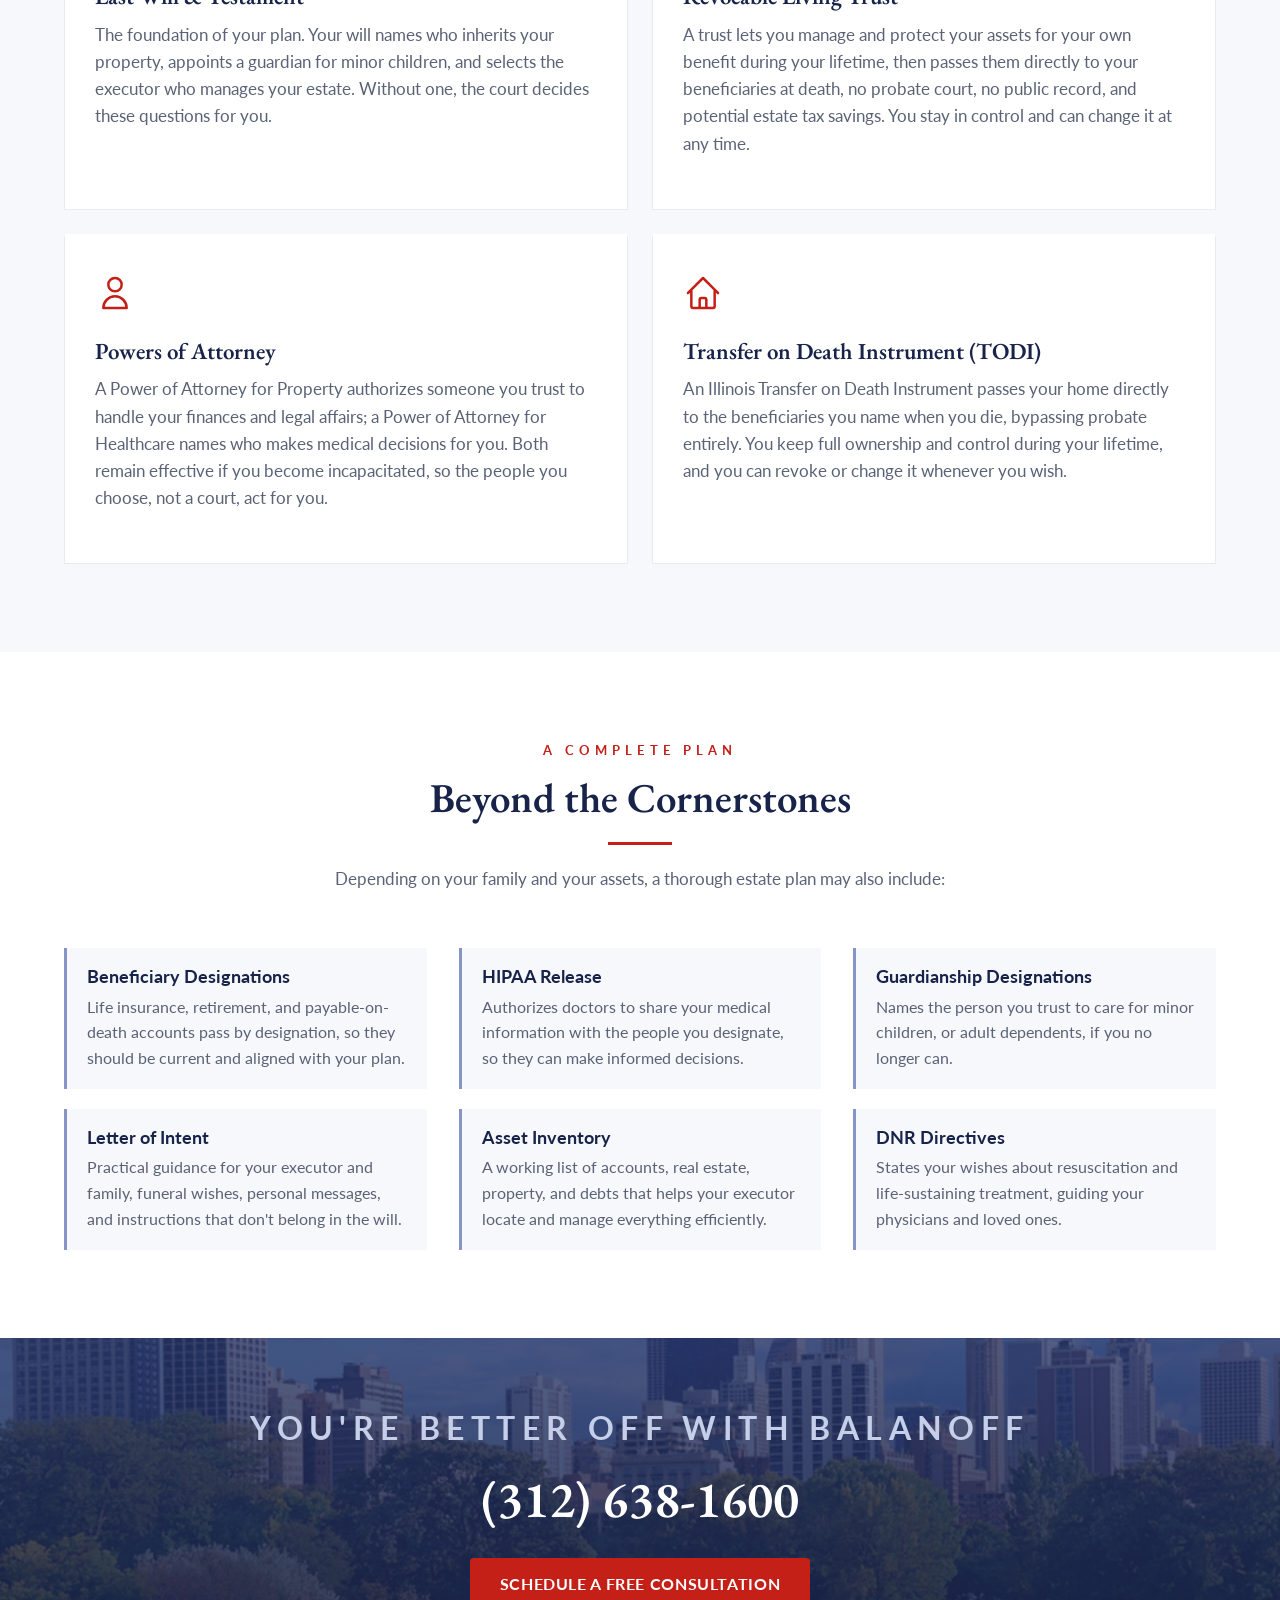
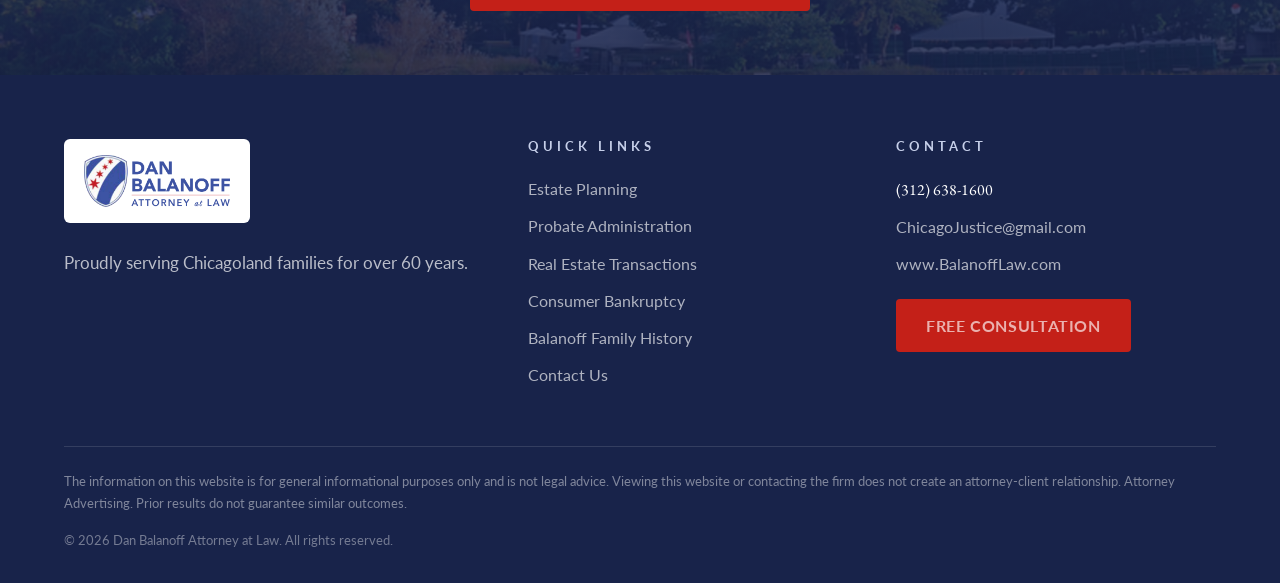
<file: estate-planning.html>
<!DOCTYPE html>
<html lang="en">
<head>
  <meta charset="UTF-8" />
  <meta name="viewport" content="width=device-width, initial-scale=1.0" />
  <title>Estate Planning | Dan Balanoff Attorney at Law | Chicago</title>
  <meta name="description" content="Wills, revocable living trusts, powers of attorney, and transfer on death instruments, estate planning for Chicagoland families. Free consultation, (312) 638-1600." />
  <link rel="preconnect" href="https://fonts.googleapis.com" />
  <link rel="preconnect" href="https://fonts.gstatic.com" crossorigin />
  <link rel="stylesheet" href="css/styles.css" />
</head>
<body>

  <!-- ════════ Top utility bar ════════ -->
  <div class="topbar">
    <div class="container">
      <span class="tagline">Proudly serving Chicagoland families for over 60 years</span>
      <span>Call today for a free consultation&ensp;<a href="tel:3126381600">(312) 638-1600</a></span>
    </div>
  </div>

  <!-- ════════ Header ════════ -->
  <header class="site-header" id="site-header">
    <div class="container">
      <a href="index.html" class="brand" aria-label="Balanoff Law home">
        <img src="assets/logo-full.png" alt="Dan Balanoff, Attorney at Law, shield logo" />
      </a>

      <button class="nav-toggle" id="nav-toggle" aria-label="Open menu" aria-expanded="false" aria-controls="main-nav">
        <span></span><span></span><span></span>
      </button>

      <nav class="main-nav" id="main-nav" aria-label="Primary">
        <ul>
          <li><a href="index.html">Home</a></li>
          <li class="has-dropdown">
            <a href="index.html#practice" class="active" aria-haspopup="true">Practice Areas</a>
            <ul class="dropdown">
              <li><a href="estate-planning.html">Estate Planning</a></li>
              <li><a href="probate.html">Probate Administration</a></li>
              <li><a href="real-estate.html">Real Estate</a></li>
              <li><a href="bankruptcy.html">Consumer Bankruptcy</a></li>
            </ul>
          </li>
          <li><a href="family-history.html">The Balanoff Family</a></li>
          <li><a href="contact.html">Contact</a></li>
          <li><a href="contact.html" class="nav-cta">Free Consultation</a></li>
        </ul>
      </nav>
    </div>
  </header>

  <main>
    <!-- ════════ Page hero ════════ -->
    <section class="page-hero">
      <p class="kicker">Areas of Practice</p>
      <h1>Estate Planning</h1>
      <div class="rule center"></div>
      <p class="lede">Putting in writing how you want your assets distributed, who speaks for you if you cannot speak for yourself, and how your family avoids the cost and delay of probate.</p>
    </section>

    <!-- ════════ Why estate planning ════════ -->
    <section class="section">
      <div class="container intro-grid">
        <div class="photo reveal">
          <img src="assets/img/dan-whitney.jpg" alt="Dan Balanoff talking with a family on the front steps of their Chicago home" />
        </div>
        <div class="reveal">
          <p class="kicker">Why It Matters</p>
          <h2>Protect What Matters Most</h2>
          <div class="rule"></div>
          <p>Estate planning is crucial for ensuring the management and distribution of your assets according to your wishes after your death, and for protecting you while you're living. Without a plan, Illinois law and the probate courts decide who manages your affairs and who inherits your property, often at significant cost and delay to your family.</p>
          <p>The cornerstones of any solid estate plan are a Last Will and Testament, Powers of Attorney for both Property and Healthcare, and a Revocable Living Trust. Together, these documents put in writing how you want your assets distributed, who should make financial and healthcare decisions on your behalf if you become incapacitated, and provide you with important tax and probate avoidance benefits.</p>
          <p>A comprehensive estate plan provides peace of mind and protects your family's future.</p>
          <a href="contact.html" class="btn btn-red">Schedule a Free Consultation</a>
        </div>
      </div>
    </section>

    <!-- ════════ The cornerstones ════════ -->
    <section class="section" style="background: var(--off-white)">
      <div class="container">
        <div class="section-head reveal">
          <p class="kicker">The Cornerstones</p>
          <h2>Four Documents Every Plan Should Consider</h2>
          <div class="rule center"></div>
        </div>

        <div class="doc-cards">
          <div class="practice-card reveal">
            <svg fill="none" stroke="currentColor" viewBox="0 0 24 24" aria-hidden="true">
              <path stroke-linecap="round" stroke-linejoin="round" stroke-width="1.5" d="M9 12h6m-6 4h6m2 5H7a2 2 0 01-2-2V5a2 2 0 012-2h5.586a1 1 0 01.707.293l5.414 5.414a1 1 0 01.293.707V19a2 2 0 01-2 2z"/>
            </svg>
            <h3>Last Will &amp; Testament</h3>
            <p>The foundation of your plan. Your will names who inherits your property, appoints a guardian for minor children, and selects the executor who manages your estate. Without one, the court decides these questions for you.</p>
          </div>

          <div class="practice-card reveal">
            <svg fill="none" stroke="currentColor" viewBox="0 0 24 24" aria-hidden="true">
              <path stroke-linecap="round" stroke-linejoin="round" stroke-width="1.5" d="M9 12l2 2 4-4m5.618-4.016A11.955 11.955 0 0112 2.944a11.955 11.955 0 01-8.618 3.04A12.02 12.02 0 003 9c0 5.591 3.824 10.29 9 11.622 5.176-1.332 9-6.03 9-11.622 0-1.042-.133-2.052-.382-3.016z"/>
            </svg>
            <h3>Revocable Living Trust</h3>
            <p>A trust lets you manage and protect your assets for your own benefit during your lifetime, then passes them directly to your beneficiaries at death, no probate court, no public record, and potential estate tax savings. You stay in control and can change it at any time.</p>
          </div>

          <div class="practice-card reveal">
            <svg fill="none" stroke="currentColor" viewBox="0 0 24 24" aria-hidden="true">
              <path stroke-linecap="round" stroke-linejoin="round" stroke-width="1.5" d="M16 7a4 4 0 11-8 0 4 4 0 018 0zM12 14a7 7 0 00-7 7h14a7 7 0 00-7-7z"/>
            </svg>
            <h3>Powers of Attorney</h3>
            <p>A Power of Attorney for Property authorizes someone you trust to handle your finances and legal affairs; a Power of Attorney for Healthcare names who makes medical decisions for you. Both remain effective if you become incapacitated, so the people you choose, not a court, act for you.</p>
          </div>

          <div class="practice-card reveal">
            <svg fill="none" stroke="currentColor" viewBox="0 0 24 24" aria-hidden="true">
              <path stroke-linecap="round" stroke-linejoin="round" stroke-width="1.5" d="M3 12l2-2m0 0l7-7 7 7M5 10v10a1 1 0 001 1h3m10-11l2 2m-2-2v10a1 1 0 01-1 1h-3m-6 0a1 1 0 001-1v-4a1 1 0 011-1h2a1 1 0 011 1v4a1 1 0 001 1m-6 0h6"/>
            </svg>
            <h3>Transfer on Death Instrument (TODI)</h3>
            <p>An Illinois Transfer on Death Instrument passes your home directly to the beneficiaries you name when you die, bypassing probate entirely. You keep full ownership and control during your lifetime, and you can revoke or change it whenever you wish.</p>
          </div>
        </div>
      </div>
    </section>

    <!-- ════════ Beyond the cornerstones ════════ -->
    <section class="section">
      <div class="container">
        <div class="section-head reveal">
          <p class="kicker">A Complete Plan</p>
          <h2>Beyond the Cornerstones</h2>
          <div class="rule center"></div>
          <p class="lede">Depending on your family and your assets, a thorough estate plan may also include:</p>
        </div>

        <div class="doc-list reveal">
          <div class="doc-item">
            <h4>Beneficiary Designations</h4>
            <p>Life insurance, retirement, and payable-on-death accounts pass by designation, so they should be current and aligned with your plan.</p>
          </div>
          <div class="doc-item">
            <h4>HIPAA Release</h4>
            <p>Authorizes doctors to share your medical information with the people you designate, so they can make informed decisions.</p>
          </div>
          <div class="doc-item">
            <h4>Guardianship Designations</h4>
            <p>Names the person you trust to care for minor children, or adult dependents, if you no longer can.</p>
          </div>
          <div class="doc-item">
            <h4>Letter of Intent</h4>
            <p>Practical guidance for your executor and family, funeral wishes, personal messages, and instructions that don't belong in the will.</p>
          </div>
          <div class="doc-item">
            <h4>Asset Inventory</h4>
            <p>A working list of accounts, real estate, property, and debts that helps your executor locate and manage everything efficiently.</p>
          </div>
          <div class="doc-item">
            <h4>DNR Directives</h4>
            <p>States your wishes about resuscitation and life-sustaining treatment, guiding your physicians and loved ones.</p>
          </div>
        </div>
      </div>
    </section>

    <!-- ════════ CTA banner ════════ -->
    <section class="cta-banner" style="background-image:url('assets/img/skyline-lp.jpg')">
      <div class="cta-inner">
        <p class="kicker">You're Better Off with Balanoff</p>
        <h2><a href="tel:3126381600">(312) 638-1600</a></h2>
        <a href="contact.html" class="btn btn-red">Schedule a Free Consultation</a>
      </div>
    </section>
  </main>

  <!-- ════════ Footer ════════ -->
  <footer class="site-footer">
    <div class="container">
      <div class="footer-grid">
        <div>
          <div class="footer-logo-panel">
            <img src="assets/logo-full.png" alt="Dan Balanoff, Attorney at Law" />
          </div>
          <p>Proudly serving Chicagoland families for over 60 years.</p>
        </div>
        <div>
          <h4>Quick Links</h4>
          <ul>
            <li><a href="estate-planning.html">Estate Planning</a></li>
            <li><a href="probate.html">Probate Administration</a></li>
            <li><a href="real-estate.html">Real Estate Transactions</a></li>
            <li><a href="bankruptcy.html">Consumer Bankruptcy</a></li>
            <li><a href="family-history.html">Balanoff Family History</a></li>
            <li><a href="contact.html">Contact Us</a></li>
          </ul>
        </div>
        <div>
          <h4>Contact</h4>
          <ul>
            <li><a href="tel:3126381600" class="footer-phone">(312) 638-1600</a></li>
            <li><a href="mailto:ChicagoJustice@gmail.com">ChicagoJustice@gmail.com</a></li>
            <li><a href="https://www.BalanoffLaw.com">www.BalanoffLaw.com</a></li>
            <li style="padding-top:12px"><a href="contact.html" class="btn btn-red">Free Consultation</a></li>
          </ul>
        </div>
      </div>
      <div class="footer-bottom">
        <p class="footer-disclaimer">The information on this website is for general informational purposes only and is not legal advice. Viewing this website or contacting the firm does not create an attorney-client relationship. Attorney Advertising. Prior results do not guarantee similar outcomes.</p>
        <p>© 2026 Dan Balanoff Attorney at Law. All rights reserved.</p>
      </div>
    </div>
  </footer>

  <script src="js/main.js"></script>
</body>
</html>
</file>
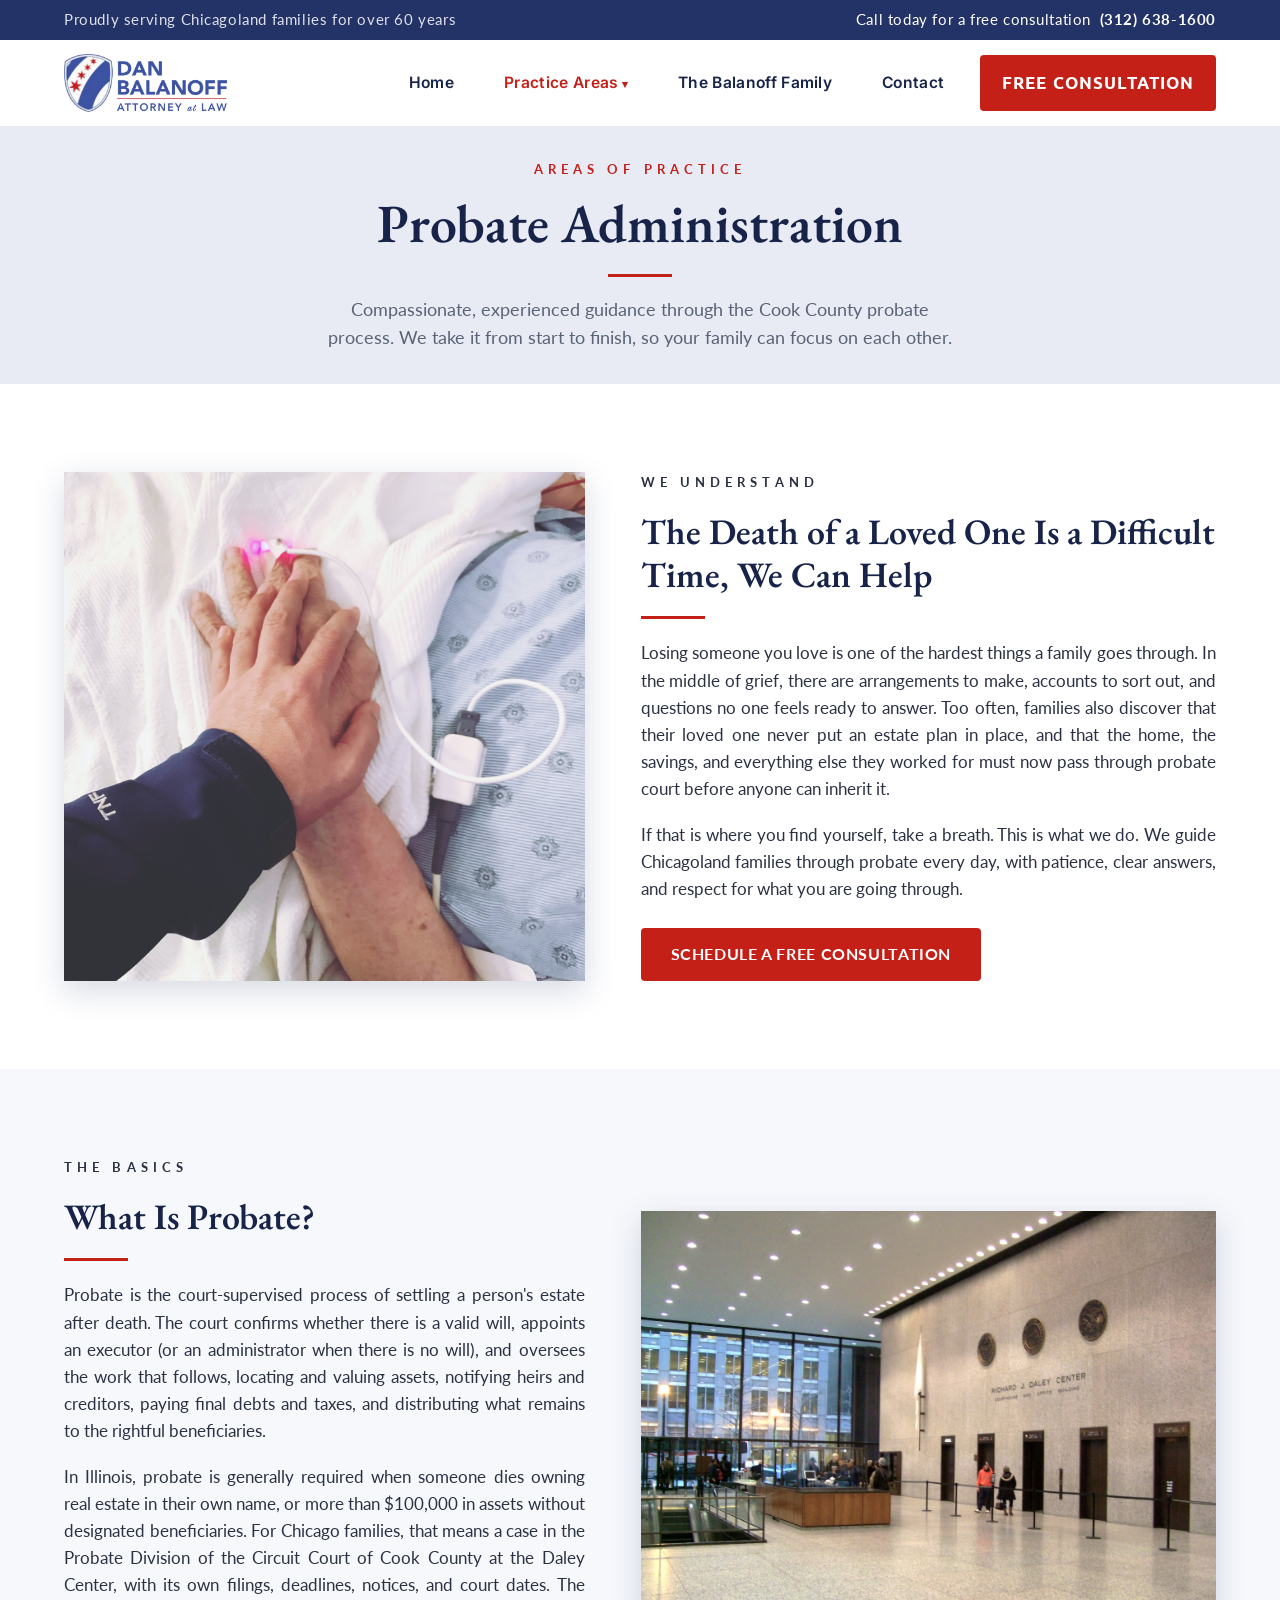
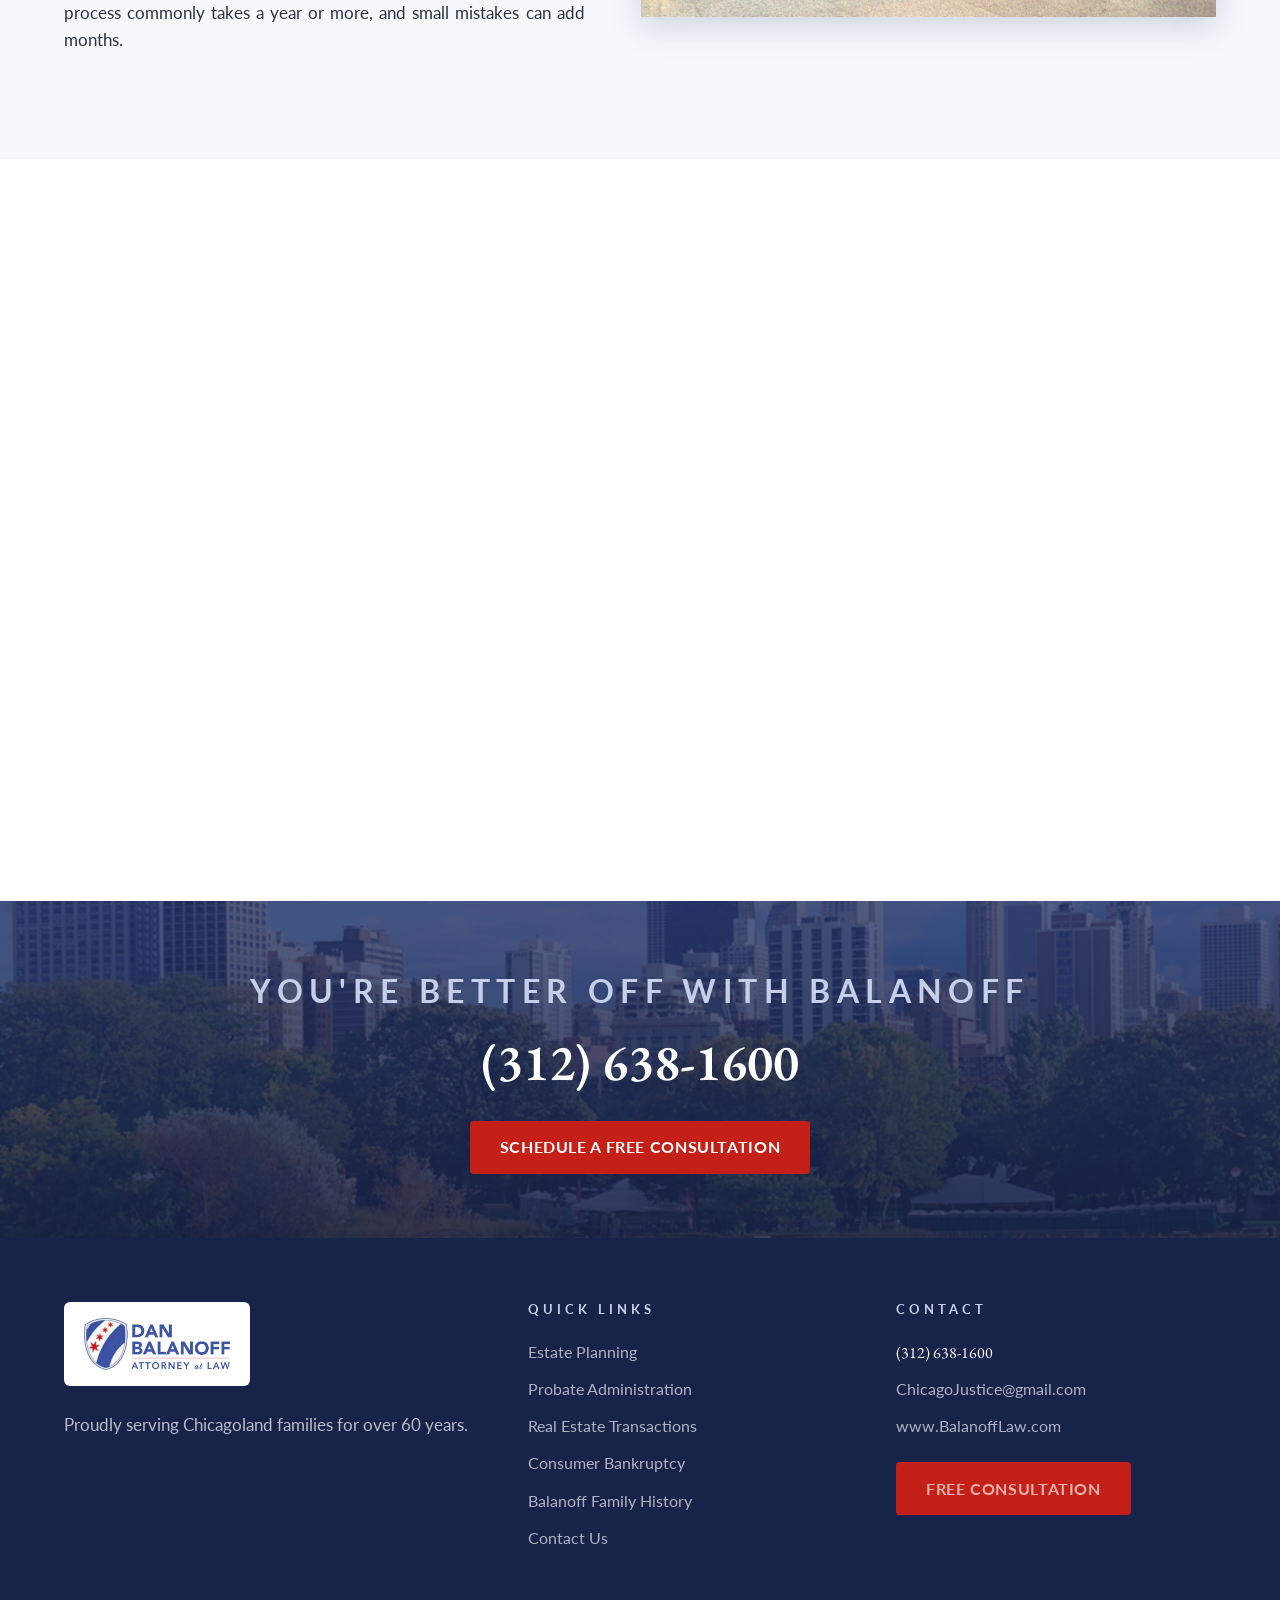
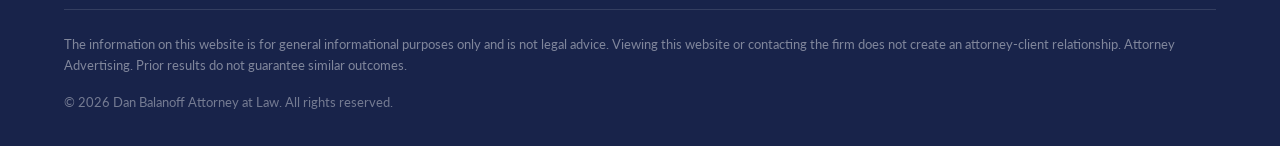
<file: probate.html>
<!DOCTYPE html>
<html lang="en">
<head>
  <meta charset="UTF-8" />
  <meta name="viewport" content="width=device-width, initial-scale=1.0" />
  <title>Probate Administration | Dan Balanoff Attorney at Law | Chicago</title>
  <meta name="description" content="Cook County probate administration, handled from start to finish. Compassionate guidance through estate settlement for Chicagoland families. Free consultation, (312) 638-1600." />
  <link rel="preconnect" href="https://fonts.googleapis.com" />
  <link rel="preconnect" href="https://fonts.gstatic.com" crossorigin />
  <link rel="stylesheet" href="css/styles.css" />
</head>
<body>

  <!-- ════════ Top utility bar ════════ -->
  <div class="topbar">
    <div class="container">
      <span class="tagline">Proudly serving Chicagoland families for over 60 years</span>
      <span>Call today for a free consultation&ensp;<a href="tel:3126381600">(312) 638-1600</a></span>
    </div>
  </div>

  <!-- ════════ Header ════════ -->
  <header class="site-header" id="site-header">
    <div class="container">
      <a href="index.html" class="brand" aria-label="Balanoff Law home">
        <img src="assets/logo-full.png" alt="Dan Balanoff, Attorney at Law, shield logo" />
      </a>

      <button class="nav-toggle" id="nav-toggle" aria-label="Open menu" aria-expanded="false" aria-controls="main-nav">
        <span></span><span></span><span></span>
      </button>

      <nav class="main-nav" id="main-nav" aria-label="Primary">
        <ul>
          <li><a href="index.html">Home</a></li>
          <li class="has-dropdown">
            <a href="index.html#practice" class="active" aria-haspopup="true">Practice Areas</a>
            <ul class="dropdown">
              <li><a href="estate-planning.html">Estate Planning</a></li>
              <li><a href="probate.html">Probate Administration</a></li>
              <li><a href="real-estate.html">Real Estate</a></li>
              <li><a href="bankruptcy.html">Consumer Bankruptcy</a></li>
            </ul>
          </li>
          <li><a href="family-history.html">The Balanoff Family</a></li>
          <li><a href="contact.html">Contact</a></li>
          <li><a href="contact.html" class="nav-cta">Free Consultation</a></li>
        </ul>
      </nav>
    </div>
  </header>

  <main>
    <!-- ════════ Page hero ════════ -->
    <section class="page-hero">
      <p class="kicker">Areas of Practice</p>
      <h1>Probate Administration</h1>
      <div class="rule center"></div>
      <p class="lede">Compassionate, experienced guidance through the Cook County probate process. We take it from start to finish, so your family can focus on each other.</p>
    </section>

    <!-- ════════ A difficult time ════════ -->
    <section class="section">
      <div class="container intro-grid fit-photo">
        <div class="photo reveal">
          <img src="assets/img/holding-hands.jpg" alt="Holding the hand of a loved one at a hospital bedside" />
        </div>
        <div class="reveal">
          <p class="kicker">We Understand</p>
          <h2>The Death of a Loved One Is a Difficult Time, We Can Help</h2>
          <div class="rule"></div>
          <p>Losing someone you love is one of the hardest things a family goes through. In the middle of grief, there are arrangements to make, accounts to sort out, and questions no one feels ready to answer. Too often, families also discover that their loved one never put an estate plan in place, and that the home, the savings, and everything else they worked for must now pass through probate court before anyone can inherit it.</p>
          <p>If that is where you find yourself, take a breath. This is what we do. We guide Chicagoland families through probate every day, with patience, clear answers, and respect for what you are going through.</p>
          <a href="contact.html" class="btn btn-red">Schedule a Free Consultation</a>
        </div>
      </div>
    </section>

    <!-- ════════ What is probate ════════ -->
    <section class="section" style="background: var(--off-white)">
      <div class="container intro-grid flip">
        <div class="photo reveal">
          <img src="assets/img/daley-center-lobby.jpg" alt="The lobby of the Richard J. Daley Center, home of the Cook County Circuit Court" />
        </div>
        <div class="reveal">
          <p class="kicker">The Basics</p>
          <h2>What Is Probate?</h2>
          <div class="rule"></div>
          <p>Probate is the court-supervised process of settling a person's estate after death. The court confirms whether there is a valid will, appoints an executor (or an administrator when there is no will), and oversees the work that follows, locating and valuing assets, notifying heirs and creditors, paying final debts and taxes, and distributing what remains to the rightful beneficiaries.</p>
          <p>In Illinois, probate is generally required when someone dies owning real estate in their own name, or more than $100,000 in assets without designated beneficiaries. For Chicago families, that means a case in the Probate Division of the Circuit Court of Cook County at the Daley Center, with its own filings, deadlines, notices, and court dates. The process commonly takes a year or more, and small mistakes can add months.</p>
        </div>
      </div>
    </section>

    <!-- ════════ Why an experienced attorney ════════ -->
    <section class="section">
      <div class="container intro-grid">
        <div class="photo reveal">
          <img src="assets/img/court-hallway.jpg" alt="A courthouse corridor overlooking the Chicago Loop" />
        </div>
        <div class="reveal">
          <p class="kicker">Why It Takes Experience</p>
          <h2>From Start to Finish in Cook County</h2>
          <div class="rule"></div>
          <p>Probate is a complex process, and Cook County has its own rules, its own judges, and its own way of doing things. An attorney who knows that landscape can mean the difference between a smooth administration and a case that drags on for years. We have spent decades in these courtrooms and hallways, and we know the process, the people, and the pitfalls.</p>
          <p>We handle the entire case from start to finish, opening the estate, getting the executor or administrator appointed, publishing and serving the required notices, dealing with creditor claims, managing and selling estate property when needed, preparing the accounting, and closing the estate properly so it stays closed.</p>
          <p>You will not be handed off or left wondering what happens next. One firm, one attorney, every step of the way.</p>
          <a href="contact.html" class="btn btn-red">Talk to Us About Your Situation</a>
        </div>
      </div>
    </section>

    <!-- ════════ CTA banner ════════ -->
    <section class="cta-banner" style="background-image:url('assets/img/skyline-lp.jpg')">
      <div class="cta-inner">
        <p class="kicker">You're Better Off with Balanoff</p>
        <h2><a href="tel:3126381600">(312) 638-1600</a></h2>
        <a href="contact.html" class="btn btn-red">Schedule a Free Consultation</a>
      </div>
    </section>
  </main>

  <!-- ════════ Footer ════════ -->
  <footer class="site-footer">
    <div class="container">
      <div class="footer-grid">
        <div>
          <div class="footer-logo-panel">
            <img src="assets/logo-full.png" alt="Dan Balanoff, Attorney at Law" />
          </div>
          <p>Proudly serving Chicagoland families for over 60 years.</p>
        </div>
        <div>
          <h4>Quick Links</h4>
          <ul>
            <li><a href="estate-planning.html">Estate Planning</a></li>
            <li><a href="probate.html">Probate Administration</a></li>
            <li><a href="real-estate.html">Real Estate Transactions</a></li>
            <li><a href="bankruptcy.html">Consumer Bankruptcy</a></li>
            <li><a href="family-history.html">Balanoff Family History</a></li>
            <li><a href="contact.html">Contact Us</a></li>
          </ul>
        </div>
        <div>
          <h4>Contact</h4>
          <ul>
            <li><a href="tel:3126381600" class="footer-phone">(312) 638-1600</a></li>
            <li><a href="mailto:ChicagoJustice@gmail.com">ChicagoJustice@gmail.com</a></li>
            <li><a href="https://www.BalanoffLaw.com">www.BalanoffLaw.com</a></li>
            <li style="padding-top:12px"><a href="contact.html" class="btn btn-red">Free Consultation</a></li>
          </ul>
        </div>
      </div>
      <div class="footer-bottom">
        <p class="footer-disclaimer">The information on this website is for general informational purposes only and is not legal advice. Viewing this website or contacting the firm does not create an attorney-client relationship. Attorney Advertising. Prior results do not guarantee similar outcomes.</p>
        <p>© 2026 Dan Balanoff Attorney at Law. All rights reserved.</p>
      </div>
    </div>
  </footer>

  <script src="js/main.js"></script>
</body>
</html>
</file>
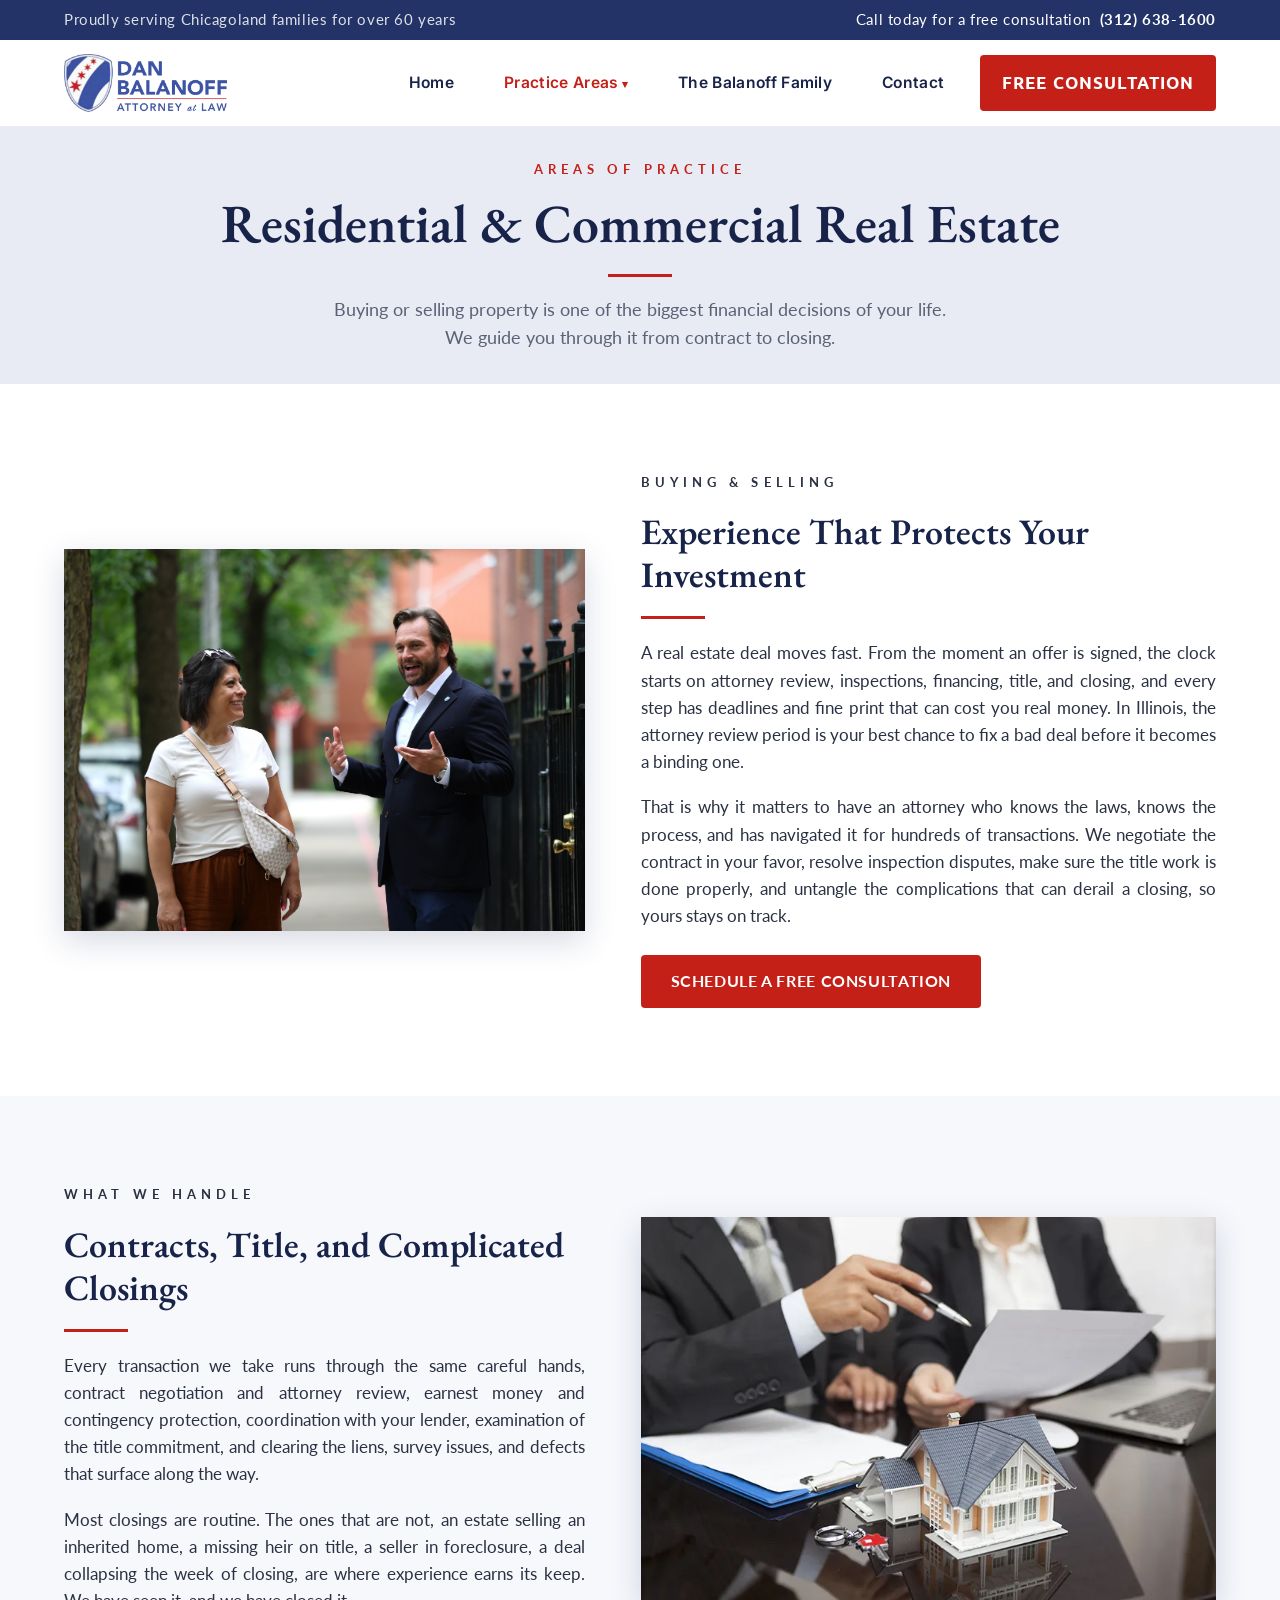
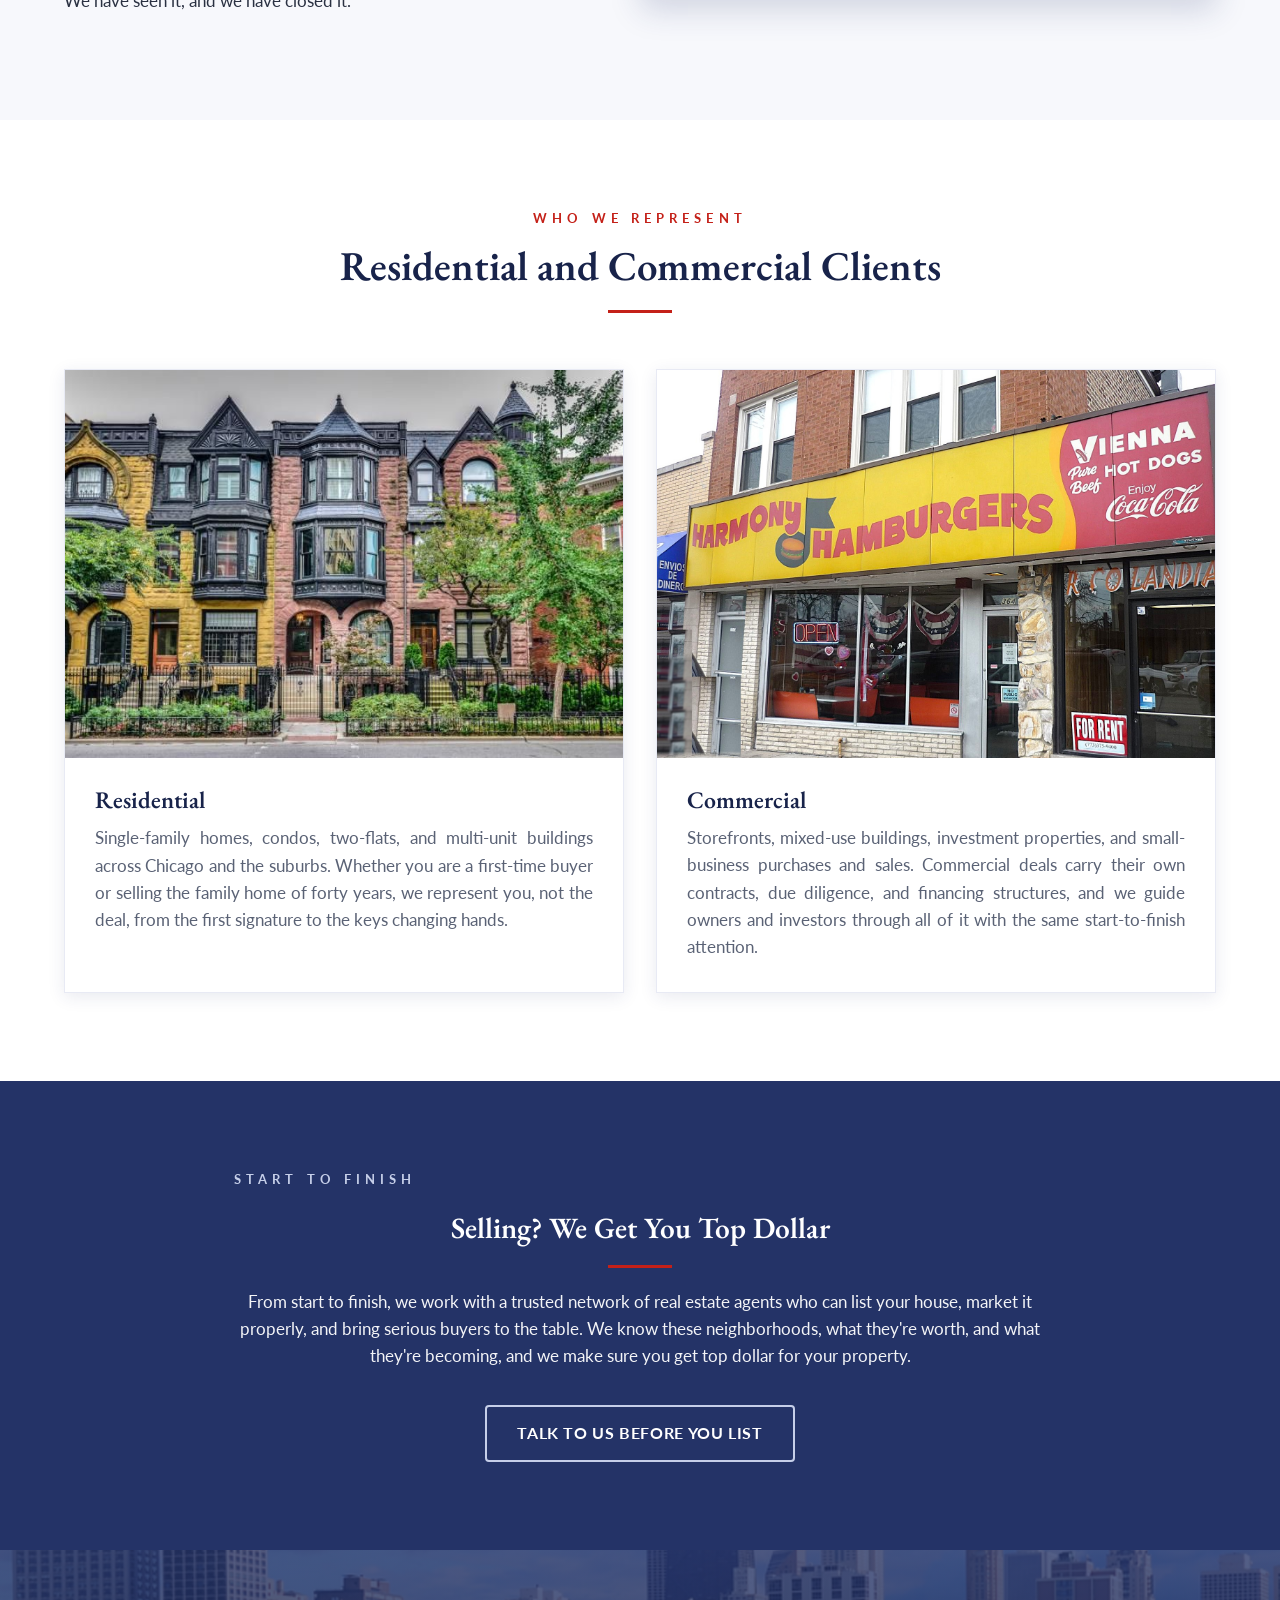
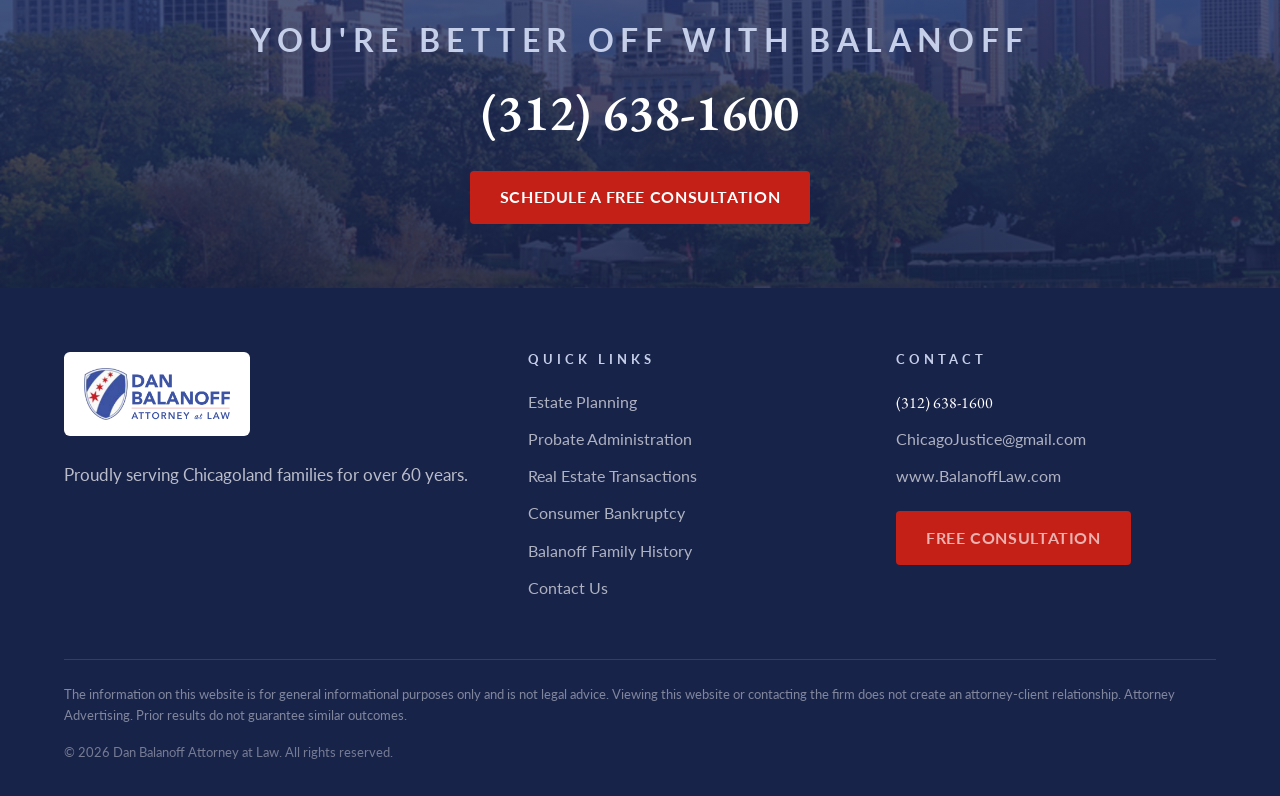
<file: real-estate.html>
<!DOCTYPE html>
<html lang="en">
<head>
  <meta charset="UTF-8" />
  <meta name="viewport" content="width=device-width, initial-scale=1.0" />
  <title>Residential &amp; Commercial Real Estate | Dan Balanoff Attorney at Law | Chicago</title>
  <meta name="description" content="Chicago real estate attorney for residential and commercial transactions. Contract negotiation, title work, and closings, handled from start to finish. Free consultation, (312) 638-1600." />
  <link rel="preconnect" href="https://fonts.googleapis.com" />
  <link rel="preconnect" href="https://fonts.gstatic.com" crossorigin />
  <link rel="stylesheet" href="css/styles.css" />
</head>
<body>

  <!-- ════════ Top utility bar ════════ -->
  <div class="topbar">
    <div class="container">
      <span class="tagline">Proudly serving Chicagoland families for over 60 years</span>
      <span>Call today for a free consultation&ensp;<a href="tel:3126381600">(312) 638-1600</a></span>
    </div>
  </div>

  <!-- ════════ Header ════════ -->
  <header class="site-header" id="site-header">
    <div class="container">
      <a href="index.html" class="brand" aria-label="Balanoff Law home">
        <img src="assets/logo-full.png" alt="Dan Balanoff, Attorney at Law, shield logo" />
      </a>

      <button class="nav-toggle" id="nav-toggle" aria-label="Open menu" aria-expanded="false" aria-controls="main-nav">
        <span></span><span></span><span></span>
      </button>

      <nav class="main-nav" id="main-nav" aria-label="Primary">
        <ul>
          <li><a href="index.html">Home</a></li>
          <li class="has-dropdown">
            <a href="index.html#practice" class="active" aria-haspopup="true">Practice Areas</a>
            <ul class="dropdown">
              <li><a href="estate-planning.html">Estate Planning</a></li>
              <li><a href="probate.html">Probate Administration</a></li>
              <li><a href="real-estate.html">Real Estate</a></li>
              <li><a href="bankruptcy.html">Consumer Bankruptcy</a></li>
            </ul>
          </li>
          <li><a href="family-history.html">The Balanoff Family</a></li>
          <li><a href="contact.html">Contact</a></li>
          <li><a href="contact.html" class="nav-cta">Free Consultation</a></li>
        </ul>
      </nav>
    </div>
  </header>

  <main>
    <!-- ════════ Page hero ════════ -->
    <section class="page-hero">
      <p class="kicker">Areas of Practice</p>
      <h1>Residential &amp; Commercial Real Estate</h1>
      <div class="rule center"></div>
      <p class="lede">Buying or selling property is one of the biggest financial decisions of your life. We guide you through it from contract to closing.</p>
    </section>

    <!-- ════════ The process / why an attorney ════════ -->
    <section class="section">
      <div class="container intro-grid">
        <div class="photo reveal">
          <img src="assets/img/dan-maria.jpg" alt="Dan Balanoff talking with a client on a tree-lined Chicago street" />
        </div>
        <div class="reveal">
          <p class="kicker">Buying &amp; Selling</p>
          <h2>Experience That Protects Your Investment</h2>
          <div class="rule"></div>
          <p>A real estate deal moves fast. From the moment an offer is signed, the clock starts on attorney review, inspections, financing, title, and closing, and every step has deadlines and fine print that can cost you real money. In Illinois, the attorney review period is your best chance to fix a bad deal before it becomes a binding one.</p>
          <p>That is why it matters to have an attorney who knows the laws, knows the process, and has navigated it for hundreds of transactions. We negotiate the contract in your favor, resolve inspection disputes, make sure the title work is done properly, and untangle the complications that can derail a closing, so yours stays on track.</p>
          <a href="contact.html" class="btn btn-red">Schedule a Free Consultation</a>
        </div>
      </div>
    </section>

    <!-- ════════ Contracts, title, closing ════════ -->
    <section class="section" style="background: var(--off-white)">
      <div class="container intro-grid flip">
        <div class="photo reveal">
          <img src="assets/img/real-estate-closing.webp" alt="Reviewing documents at a real estate closing table" />
        </div>
        <div class="reveal">
          <p class="kicker">What We Handle</p>
          <h2>Contracts, Title, and Complicated Closings</h2>
          <div class="rule"></div>
          <p>Every transaction we take runs through the same careful hands, contract negotiation and attorney review, earnest money and contingency protection, coordination with your lender, examination of the title commitment, and clearing the liens, survey issues, and defects that surface along the way.</p>
          <p>Most closings are routine. The ones that are not, an estate selling an inherited home, a missing heir on title, a seller in foreclosure, a deal collapsing the week of closing, are where experience earns its keep. We have seen it, and we have closed it.</p>
        </div>
      </div>
    </section>

    <!-- ════════ Residential & commercial ════════ -->
    <section class="section">
      <div class="container">
        <div class="section-head reveal">
          <p class="kicker">Who We Represent</p>
          <h2>Residential and Commercial Clients</h2>
          <div class="rule center"></div>
        </div>

        <div class="duo-grid">
          <div class="duo-card reveal">
            <div class="duo-photo">
              <img src="assets/img/lp-apts.jpg" alt="Historic Chicago rowhouses with bay windows" />
            </div>
            <div class="duo-body">
              <h3>Residential</h3>
              <p>Single-family homes, condos, two-flats, and multi-unit buildings across Chicago and the suburbs. Whether you are a first-time buyer or selling the family home of forty years, we represent you, not the deal, from the first signature to the keys changing hands.</p>
            </div>
          </div>

          <div class="duo-card reveal">
            <div class="duo-photo">
              <img src="assets/img/harmony-hamburgers-v4.jpg" alt="Harmony Hamburgers, a classic Chicago neighborhood storefront" />
            </div>
            <div class="duo-body">
              <h3>Commercial</h3>
              <p>Storefronts, mixed-use buildings, investment properties, and small-business purchases and sales. Commercial deals carry their own contracts, due diligence, and financing structures, and we guide owners and investors through all of it with the same start-to-finish attention.</p>
            </div>
          </div>
        </div>
      </div>
    </section>

    <!-- ════════ Start to finish / network ════════ -->
    <section class="section roots">
      <div class="container" style="max-width: 860px; text-align: center;">
        <p class="kicker">Start to Finish</p>
        <h2 style="white-space: normal;">Selling? We Get You Top Dollar</h2>
        <div class="rule center"></div>
        <p style="text-align: center;">From start to finish, we work with a trusted network of real estate agents who can list your house, market it properly, and bring serious buyers to the table. We know these neighborhoods, what they're worth, and what they're becoming, and we make sure you get top dollar for your property.</p>
        <a href="contact.html" class="btn btn-ghost" style="margin-top: 16px;">Talk to Us Before You List</a>
      </div>
    </section>

    <!-- ════════ CTA banner ════════ -->
    <section class="cta-banner" style="background-image:url('assets/img/skyline-lp.jpg')">
      <div class="cta-inner">
        <p class="kicker">You're Better Off with Balanoff</p>
        <h2><a href="tel:3126381600">(312) 638-1600</a></h2>
        <a href="contact.html" class="btn btn-red">Schedule a Free Consultation</a>
      </div>
    </section>
  </main>

  <!-- ════════ Footer ════════ -->
  <footer class="site-footer">
    <div class="container">
      <div class="footer-grid">
        <div>
          <div class="footer-logo-panel">
            <img src="assets/logo-full.png" alt="Dan Balanoff, Attorney at Law" />
          </div>
          <p>Proudly serving Chicagoland families for over 60 years.</p>
        </div>
        <div>
          <h4>Quick Links</h4>
          <ul>
            <li><a href="estate-planning.html">Estate Planning</a></li>
            <li><a href="probate.html">Probate Administration</a></li>
            <li><a href="real-estate.html">Real Estate Transactions</a></li>
            <li><a href="bankruptcy.html">Consumer Bankruptcy</a></li>
            <li><a href="family-history.html">Balanoff Family History</a></li>
            <li><a href="contact.html">Contact Us</a></li>
          </ul>
        </div>
        <div>
          <h4>Contact</h4>
          <ul>
            <li><a href="tel:3126381600" class="footer-phone">(312) 638-1600</a></li>
            <li><a href="mailto:ChicagoJustice@gmail.com">ChicagoJustice@gmail.com</a></li>
            <li><a href="https://www.BalanoffLaw.com">www.BalanoffLaw.com</a></li>
            <li style="padding-top:12px"><a href="contact.html" class="btn btn-red">Free Consultation</a></li>
          </ul>
        </div>
      </div>
      <div class="footer-bottom">
        <p class="footer-disclaimer">The information on this website is for general informational purposes only and is not legal advice. Viewing this website or contacting the firm does not create an attorney-client relationship. Attorney Advertising. Prior results do not guarantee similar outcomes.</p>
        <p>© 2026 Dan Balanoff Attorney at Law. All rights reserved.</p>
      </div>
    </div>
  </footer>

  <script src="js/main.js"></script>
</body>
</html>
</file>
<file: css/styles.css>
/* ════════════════════════════════════════════════════
   BALANOFF LAW — Global Styles
   Palette extracted from the firm logo (door hanger PDF)
   ════════════════════════════════════════════════════ */
@import url('https://fonts.googleapis.com/css2?family=EB+Garamond:ital,wght@0,400;0,500;0,600;0,700;1,500&family=Lato:wght@300;400;700&family=Inter:wght@400;600;700&family=Ubuntu:wght@400;500;700&display=swap');

:root {
  /* Brand colors */
  --navy: #3a51a3;          /* logo wordmark & shield stripes */
  --navy-deep: #243367;     /* darker variation */
  --navy-ink: #18234a;      /* darkest — headings */
  --red: #c42018;           /* six-pointed stars, divider rule */
  --red-dark: #a31a13;
  --lavender: #e8eaf4;      /* light background tint (from PDF back) */
  --periwinkle: #8694c6;    /* mid accent */
  --sky: #c6cfe9;           /* light variation */
  --white: #ffffff;
  --off-white: #f7f8fc;
  --text: #2a3142;
  --text-muted: #5a6275;

  --font-heading: 'EB Garamond', Georgia, serif;
  --font-body: 'Lato', 'Segoe UI', sans-serif;
  --font-nav: 'Inter', 'Segoe UI', sans-serif;       /* Ankin Law header body font */
  --font-block: 'Ubuntu', 'Segoe UI', sans-serif;    /* Ankin Law heading font */

  --container: 1200px;
  --shadow-tile: 0 10px 30px rgba(36, 51, 103, 0.18);
  --shadow-soft: 0 4px 16px rgba(36, 51, 103, 0.10);
}

* { box-sizing: border-box; margin: 0; padding: 0; }

html { scroll-behavior: smooth; font-size: 17px; }

body {
  font-family: var(--font-body);
  font-size: 1rem;
  line-height: 1.6;
  color: var(--text);
  background: var(--white);
  -webkit-font-smoothing: antialiased;
  overflow-x: hidden;
}

img { max-width: 100%; display: block; }

h1, h2, h3, h4 { font-family: var(--font-heading); color: var(--navy-ink); line-height: 1.2; }

a { color: var(--navy); }

::selection { background: var(--red); color: var(--white); }

.container { max-width: var(--container); margin: 0 auto; padding: 0 24px; }

.kicker {
  font-size: 0.75rem;
  letter-spacing: 0.4em;
  text-transform: uppercase;
  font-weight: 700;
  color: var(--red);
  margin-bottom: 12px;
}

.rule { width: 64px; height: 3px; background: var(--red); margin: 20px 0; }
.rule.center { margin-left: auto; margin-right: auto; }

/* ════════ Top utility bar ════════ */
.topbar {
  background: var(--navy-deep);
  color: var(--white);
  font-size: 0.875rem;
  letter-spacing: 0.04em;
}
.topbar .container {
  display: flex;
  justify-content: space-between;
  align-items: center;
  min-height: 40px;
  gap: 16px;
}
.topbar a { color: var(--white); text-decoration: none; font-weight: 700; }
.topbar a:hover { text-decoration: underline; }
.topbar .tagline { opacity: 0.85; }

/* ════════ Header / nav ════════ */
.site-header {
  background: var(--white);
  border-bottom: 1px solid var(--lavender);
  position: sticky;
  top: 0;
  z-index: 100;
  transition: box-shadow 250ms ease;
}
.site-header.scrolled { box-shadow: var(--shadow-soft); }
.site-header .container {
  display: flex;
  align-items: center;
  justify-content: space-between;
  min-height: 86px;
  gap: 24px;
  position: relative;
}
.brand { display: flex; align-items: center; }
.brand img { height: 58px; width: auto; }

.main-nav ul { display: flex; gap: 22px; list-style: none; align-items: center; }
.main-nav a {
  display: inline-block;
  padding: 10px 14px;
  text-decoration: none;
  color: var(--navy-ink);
  font-family: var(--font-nav);
  font-weight: 600;
  font-size: 0.92rem;
  letter-spacing: 0.02em;
  border-radius: 4px;
  transition: background 200ms ease, color 200ms ease;
  cursor: pointer;
}
.main-nav a:hover, .main-nav a:focus-visible { background: var(--lavender); color: var(--navy); }
.main-nav a.active { color: var(--red); }

.has-dropdown { position: relative; }
.has-dropdown > a::after { content: ' ▾'; font-size: 0.7em; }
.dropdown {
  position: absolute;
  top: 100%;
  left: 0;
  background: var(--white);
  min-width: 330px;
  border: 1px solid var(--lavender);
  border-top: 3px solid var(--red);
  box-shadow: var(--shadow-soft);
  list-style: none;
  padding: 8px 0;
  opacity: 0;
  visibility: hidden;
  transform: translateY(8px);
  transition: opacity 200ms ease, transform 200ms ease, visibility 200ms;
}
.has-dropdown:hover .dropdown,
.has-dropdown:focus-within .dropdown {
  opacity: 1;
  visibility: visible;
  transform: translateY(0);
}
.dropdown a { display: block; padding: 10px 18px; border-radius: 0; }

.nav-cta {
  background: var(--red);
  color: var(--white) !important;
  padding: 14px 22px !important;
  border-radius: 4px;
  font-family: var(--font-block) !important;
  font-weight: 700 !important;
  font-size: 1.02rem !important;
  text-transform: uppercase;
  letter-spacing: 0.06em !important;
}
.nav-cta:hover, .nav-cta:focus-visible { background: var(--red-dark) !important; color: var(--white) !important; }

.nav-toggle { display: none; background: none; border: none; cursor: pointer; padding: 10px; }
.nav-toggle span {
  display: block; width: 26px; height: 3px;
  background: var(--navy-ink); margin: 5px 0; border-radius: 2px;
  transition: transform 250ms ease, opacity 250ms ease;
}
.nav-toggle.open span:nth-child(1) { transform: translateY(8px) rotate(45deg); }
.nav-toggle.open span:nth-child(2) { opacity: 0; }
.nav-toggle.open span:nth-child(3) { transform: translateY(-8px) rotate(-45deg); }

/* ════════ Hero collage ════════ */
.hero {
  background: var(--white);
  overflow: hidden;
  position: relative;
  padding: 28px 16px 8px;
}

.collage {
  position: relative;
  max-width: 1240px;
  margin: 0 auto;
  aspect-ratio: 1240 / 780;
  z-index: 1;
}

/* CTA 'L' map watermark behind the collage */
.hero-map {
  position: absolute;
  inset: 0;
  width: 100%;
  height: 100%;
  z-index: 0;
  pointer-events: none;
}
.hero-map svg { width: 100%; height: 100%; }
.hero-map .l-line {
  fill: none;
  stroke-width: 7;
  stroke-linecap: round;
  stroke-linejoin: round;
  opacity: 0.18;
}
.hero-map .l-loop {
  fill: none;
  stroke-width: 8;
  opacity: 0.2;
}
.hero-map .train-dot { opacity: 0.85; }

@media (prefers-reduced-motion: reduce) {
  .hero-map .train-dot { display: none; }
}

.tile {
  position: absolute;
  overflow: hidden;
  box-shadow: var(--shadow-tile);
}
.tile img { width: 100%; height: 100%; object-fit: cover; }

/* flat translucent squares — the stepped checkerboard from the style ref */
.tile.flat { box-shadow: none; }
.t-lav  { background: var(--lavender); }
.t-sky  { background: var(--sky); opacity: 0.6; }
.t-peri { background: var(--periwinkle); opacity: 0.4; }
.t-navy-soft { background: var(--navy); opacity: 0.12; }

/* placeholder tiles awaiting photos */
.tile.placeholder {
  background: var(--lavender);
  border: 2px dashed var(--periwinkle);
  display: flex;
  align-items: center;
  justify-content: center;
  text-align: center;
  color: var(--navy);
  font-size: 0.8rem;
  font-weight: 700;
  letter-spacing: 0.06em;
  text-transform: uppercase;
  padding: 12px;
  box-shadow: none;
}

/* --- tile positions (desktop) — % of 1240x780 canvas, aspect = native photo --- */
.tile-headshot    { left: 28.5%; top: 24%; width: 43%;   aspect-ratio: 4088 / 2725; z-index: 5; }
.tile-tugboat     { left: 6%;    top: 8%;  width: 19%;   aspect-ratio: 802 / 665;   z-index: 4; }
.tile-brownstones { left: 3%;    top: 52%; width: 23.5%; aspect-ratio: 1000 / 564;  z-index: 4; }
.tile-willis      { left: 74%;   top: 10%; width: 13.5%; aspect-ratio: 452 / 678;   z-index: 4; }
.tile-skyline     { left: 73.5%; top: 56%; width: 22%;   aspect-ratio: 4 / 3;       z-index: 4; }
.tile-daley       { left: 28.5%; top: 3%;  width: 16%;   aspect-ratio: 16 / 9;      z-index: 4; }
.tile-house       { left: 38%;   top: 74%; width: 15%;   aspect-ratio: 500 / 462;   z-index: 4; }

/* navy headline tile — echoes the title block in the style ref */
.tile-title {
  left: 47%; top: 5%; width: 24.5%; height: 16%;
  background: var(--navy);
  z-index: 6;
  display: flex;
  flex-direction: column;
  align-items: center;
  justify-content: center;
  text-align: center;
  padding: 1.6% 2%;
}
.tile-title .tile-line {
  font-family: var(--font-heading);
  color: var(--white);
  font-size: clamp(1rem, 1.8vw, 1.7rem);
  line-height: 1.3;
}
.tile-title .tile-rule {
  width: 56px;
  height: 3px;
  background: var(--red);
  margin-top: 10px;
}

/* stepped flat squares */
.f1  { left: 17%;   top: 0%;    width: 9%;   aspect-ratio: 1; }
.f2  { left: 8%;    top: 41.5%; width: 9%;   aspect-ratio: 1; }
.f3  { left: 0%;    top: 30%;   width: 8%;   aspect-ratio: 1; }
.f4  { left: 26.5%; top: 66%;   width: 10%;  aspect-ratio: 1; z-index: 6; }
.f5  { left: 36.5%; top: 81%;   width: 10%;  aspect-ratio: 1; }
.f6  { left: 56%;   top: 87%;   width: 9%;   aspect-ratio: 1; }
.f7  { left: 88%;   top: 50%;   width: 9%;   aspect-ratio: 1; }
.f8  { left: 93%;   top: 38%;   width: 7%;   aspect-ratio: 1; }
.f9  { left: 64%;   top: 1.5%;  width: 7%;   aspect-ratio: 1; z-index: 2; }
.f10 { left: 88.5%; top: 76%;   width: 7.5%; aspect-ratio: 1; }
.f11 { left: 21%;   top: 14%;   width: 7.5%; aspect-ratio: 1; z-index: 2; }
.f12 { left: 29%;   top: 85%;   width: 7%;   aspect-ratio: 1; z-index: 6; }

/* ════════ Logo overlay + gleam ════════ */
.hero-logo {
  position: absolute;
  left: 29.8%;
  top: 39%;
  width: 21.5%;
  z-index: 7;
  filter: drop-shadow(0 0 6px rgba(255, 255, 255, 0.9))
          drop-shadow(0 0 18px rgba(255, 255, 255, 0.75))
          drop-shadow(0 4px 14px rgba(24, 35, 74, 0.3));
}
.hero-logo img { width: 100%; height: auto; }

/* soft glow pulsing behind the shield */
.hero-logo::before {
  content: '';
  position: absolute;
  left: -7%;
  top: -16%;
  width: 40%;
  aspect-ratio: 1;
  background: radial-gradient(circle, rgba(255,255,255,0.95) 0%, rgba(198,207,233,0.55) 45%, transparent 70%);
  z-index: -1;
  animation: shield-glow 7s ease-in-out infinite;
}

/* gleam sweep masked to the logo's own pixels */
.hero-logo::after {
  content: '';
  position: absolute;
  inset: 0;
  background: linear-gradient(110deg,
    transparent 30%,
    rgba(255, 255, 255, 0) 42%,
    rgba(255, 255, 255, 0.95) 50%,
    rgba(255, 255, 255, 0) 58%,
    transparent 70%);
  background-size: 280% 100%;
  background-position: 120% 0;
  -webkit-mask-image: url('../assets/logo-full.png');
  -webkit-mask-size: 100% 100%;
  mask-image: url('../assets/logo-full.png');
  mask-size: 100% 100%;
  animation: gleam 7s ease-in-out infinite;
  pointer-events: none;
}

@keyframes gleam {
  0%, 55%   { background-position: 120% 0; }
  85%, 100% { background-position: -60% 0; }
}
@keyframes shield-glow {
  0%, 100% { opacity: 0.35; transform: scale(1); }
  50%      { opacity: 0.9;  transform: scale(1.12); }
}

/* ════════ Hero strip below collage ════════ */
.hero-strip {
  background: var(--navy-deep);
  color: var(--white);
  text-align: center;
  padding: 48px 24px 56px;
  margin-top: 28px;
}
.hero-strip h1 {
  color: var(--white);
  font-size: clamp(1.9rem, 3.6vw, 2.9rem);
  font-weight: 600;
}
.hero-strip .rule { margin: 18px auto; }
.hero-strip p {
  max-width: 660px;
  margin: 0 auto 28px;
  color: var(--sky);
  font-size: 1.05rem;
}

.btn {
  display: inline-block;
  padding: 14px 30px;
  border-radius: 4px;
  font-weight: 700;
  letter-spacing: 0.04em;
  text-decoration: none;
  font-size: 0.92rem;
  text-transform: uppercase;
  transition: background 200ms ease, transform 200ms ease, border-color 200ms ease;
  cursor: pointer;
}
.btn:active { transform: scale(0.97); }
.btn-red { background: var(--red); color: var(--white); }
.btn-red:hover { background: var(--red-dark); }
.btn-ghost { border: 2px solid var(--sky); color: var(--white); margin-left: 12px; }
.btn-ghost:hover { background: rgba(255,255,255,0.12); }

/* ════════ Practice areas ════════ */
.section { padding: 88px 0; }
.section-head { text-align: center; max-width: 720px; margin: 0 auto 56px; }
.section-head p.lede { color: var(--text-muted); }
.section-head h2 { font-size: clamp(2rem, 3.2vw, 2.7rem); font-weight: 600; }

.practice-grid {
  display: grid;
  grid-template-columns: repeat(4, 1fr);
  gap: 24px;
}
.practice-card {
  display: block;
  background: var(--white);
  border: 1px solid var(--lavender);
  border-top: 3px solid transparent;
  padding: 36px 30px;
  text-decoration: none;
  transition: transform 250ms ease, box-shadow 250ms ease, border-color 250ms ease;
}
.practice-card:hover, .practice-card:focus-visible {
  transform: translateY(-4px);
  box-shadow: var(--shadow-tile);
  border-top-color: var(--red);
}
.practice-card svg { width: 40px; height: 40px; color: var(--red); margin-bottom: 18px; }
.practice-card h3 { font-size: 1.35rem; margin-bottom: 10px; font-weight: 600; }
.practice-card p { font-size: 1rem; color: var(--text-muted); margin-bottom: 16px; }
.practice-card .more {
  font-size: 0.78rem;
  letter-spacing: 0.18em;
  text-transform: uppercase;
  font-weight: 700;
  color: var(--navy);
  border-bottom: 1px solid var(--periwinkle);
  padding-bottom: 2px;
}
.practice-card:hover .more { color: var(--red); border-bottom-color: var(--red); }

/* ════════ Roots / community ════════ */
.roots { background: var(--navy-deep); color: var(--white); }
.roots-grid {
  display: grid;
  grid-template-columns: 1.15fr 0.85fr;
  gap: 48px;
  align-items: center;
}
.roots .kicker { color: var(--sky); }
.roots h2 { color: var(--white); font-size: clamp(1.5rem, 2.3vw, 2.1rem); font-weight: 600; white-space: nowrap; }
.roots p { color: rgba(255,255,255,0.95); margin-bottom: 20px; text-align: justify; }
.roots .btn-ghost { margin-left: 0; margin-top: 8px; }

/* full-frame photos: Ping Tom stacked on the museum, equal width */
.roots-collage {
  display: flex;
  flex-direction: column;
  gap: 14px;
  align-self: center;
}
.rc {
  overflow: hidden;
  box-shadow: 0 16px 40px rgba(0,0,0,0.35);
  transition: transform 400ms ease;
}
.rc:hover { transform: scale(1.03); z-index: 10; }
.rc img { width: 100%; height: auto; display: block; }

/* Metra photo beside the Our Family Story button */
.roots-cta-row {
  display: flex;
  align-items: center;
  gap: 28px;
  flex-wrap: wrap;
  margin-top: 8px;
}
.rc-metra { max-width: 300px; flex: 1 1 220px; }

/* ════════ Quote band ════════ */
.quote-band { background: var(--lavender); text-align: center; }
.section.quote-band { padding: 40px 0; }
.quote-band blockquote {
  font-family: var(--font-heading);
  font-style: italic;
  font-size: clamp(1.3rem, 2.4vw, 1.8rem);
  color: var(--navy-ink);
  max-width: 820px;
  margin: 0 auto 24px;
  line-height: 1.5;
}
.quote-attr {
  display: flex;
  align-items: center;
  justify-content: center;
  gap: 16px;
  font-size: 0.85rem;
  letter-spacing: 0.25em;
  text-transform: uppercase;
  font-weight: 700;
  color: var(--navy);
}
.quote-attr::before, .quote-attr::after {
  content: '';
  width: 48px; height: 1px; background: var(--periwinkle);
}

/* ════════ CTA banner ════════ */
.cta-banner {
  position: relative;
  min-height: 320px;
  display: flex;
  align-items: center;
  justify-content: center;
  text-align: center;
  background-size: cover;
  background-position: center;
}
.cta-banner::before {
  content: '';
  position: absolute;
  inset: 0;
  background: linear-gradient(rgba(36, 51, 103, 0.78), rgba(24, 35, 74, 0.85));
}
.cta-inner { position: relative; z-index: 1; padding: 64px 24px; }
.cta-inner .kicker {
  color: var(--sky);
  font-size: clamp(1.3rem, 2.5vw, 1.9rem);  /* 150% larger than standard kicker */
  letter-spacing: 0.2em;
  margin-bottom: 16px;
}
.cta-inner h2 {
  color: var(--white);
  font-size: clamp(2rem, 4vw, 3rem);
  font-weight: 600;
  margin-bottom: 28px;
}
.cta-inner h2 a { color: var(--white); text-decoration: none; }

/* ════════ Footer ════════ */
.site-footer { background: var(--navy-ink); color: rgba(255,255,255,0.7); padding: 64px 0 32px; }
.footer-grid {
  display: grid;
  grid-template-columns: 1.3fr 1fr 1fr;
  gap: 48px;
  margin-bottom: 48px;
}
.footer-logo-panel {
  background: var(--white);
  border-radius: 6px;
  padding: 16px 20px;
  display: inline-block;
  margin-bottom: 18px;
}
.footer-logo-panel img { height: 52px; width: auto; }
.site-footer h4 {
  color: var(--sky);
  font-family: var(--font-body);
  font-size: 0.78rem;
  letter-spacing: 0.3em;
  text-transform: uppercase;
  margin-bottom: 20px;
}
.site-footer ul { list-style: none; }
.site-footer li { margin-bottom: 10px; }
.site-footer a { color: rgba(255,255,255,0.65); text-decoration: none; font-size: 0.93rem; transition: color 200ms ease; }
.site-footer a:hover { color: var(--white); }
.footer-phone { font-family: var(--font-heading); font-size: 1.4rem; color: var(--white) !important; }
.footer-bottom {
  border-top: 1px solid rgba(255,255,255,0.12);
  padding-top: 24px;
  display: flex;
  justify-content: space-between;
  gap: 16px;
  flex-wrap: wrap;
  font-size: 0.78rem;
  color: rgba(255,255,255,0.4);
}
.footer-disclaimer {
  width: 100%;
  color: rgba(255,255,255,0.45);
  line-height: 1.6;
}
.footer-address { font-style: normal; color: rgba(255,255,255,0.65); font-size: 0.93rem; line-height: 1.5; }

/* mailing list signup (footer) */
.mailing-list { margin-top: 22px; }
.mailing-list label {
  display: block;
  color: var(--sky);
  font-size: 0.78rem;
  letter-spacing: 0.3em;
  text-transform: uppercase;
  font-weight: 700;
  margin-bottom: 10px;
}
.mailing-list .ml-row { display: flex; gap: 8px; max-width: 340px; }
.mailing-list input {
  flex: 1;
  min-width: 0;
  padding: 11px 14px;
  border: 1px solid rgba(255,255,255,0.25);
  border-radius: 4px;
  background: rgba(255,255,255,0.08);
  color: var(--white);
  font-family: var(--font-body);
  font-size: 0.93rem;
}
.mailing-list input::placeholder { color: rgba(255,255,255,0.45); }
.mailing-list input:focus { outline: 2px solid var(--sky); background: rgba(255,255,255,0.14); }
.mailing-list button {
  padding: 11px 20px;
  border: none;
  border-radius: 4px;
  background: var(--red);
  color: var(--white);
  font-family: var(--font-body);
  font-weight: 700;
  font-size: 0.9rem;
  letter-spacing: 0.05em;
  text-transform: uppercase;
  cursor: pointer;
  transition: background 200ms ease;
}
.mailing-list button:hover { background: var(--red-dark); }


/* ════════ Interior pages ════════ */
.page-hero {
  background: var(--lavender);
  text-align: center;
  padding: 32px 24px;
}
.page-hero h1 {
  font-size: clamp(2.2rem, 4.2vw, 3.2rem);
  font-weight: 600;
}
.page-hero .rule { margin: 18px auto 0; }
.page-hero .lede {
  max-width: 640px;
  margin: 18px auto 0;
  color: var(--text-muted);
  font-size: 1.05rem;
}

.intro-grid {
  display: grid;
  grid-template-columns: 0.95fr 1.05fr;
  gap: 56px;
  align-items: center;
}
.intro-grid .photo {
  overflow: hidden;
  box-shadow: var(--shadow-tile);
}
.intro-grid .photo img { width: 100%; height: auto; display: block; }
.intro-grid h2 { font-size: clamp(1.8rem, 2.8vw, 2.4rem); font-weight: 600; }
.intro-grid.flip .photo { order: 2; }
@media (max-width: 900px) {
  .intro-grid.flip .photo { order: 0; }
}

/* photo height locked to the text column beside it (absolute so the
   photo's intrinsic height can't stretch the row past the text) */
.intro-grid.fit-photo { align-items: stretch; }
.intro-grid.fit-photo .photo { align-self: stretch; position: relative; }
.intro-grid.fit-photo .photo img {
  position: absolute;
  inset: 0;
  height: 100%;
  width: 100%;
  object-fit: cover;
}
@media (max-width: 900px) {
  .intro-grid.fit-photo .photo { position: static; }
  .intro-grid.fit-photo .photo img { position: static; height: auto; }
}
.intro-grid p { color: var(--text); margin-bottom: 18px; text-align: justify; }
.intro-grid .btn { margin-top: 8px; }

.doc-cards {
  display: grid;
  grid-template-columns: repeat(2, 1fr);
  gap: 24px;
}
.doc-cards .practice-card { cursor: default; }

/* paired photo cards (e.g. residential vs commercial) */
.duo-grid {
  display: grid;
  grid-template-columns: repeat(2, 1fr);
  gap: 32px;
}
.duo-card {
  background: var(--white);
  border: 1px solid var(--lavender);
  box-shadow: var(--shadow-soft);
}
.duo-card .duo-photo { overflow: hidden; }
.duo-card .duo-photo img { width: 100%; height: auto; display: block; }
.duo-card .duo-body { padding: 28px 30px 32px; }
.duo-card h3 { font-size: 1.4rem; font-weight: 600; margin-bottom: 10px; }
.duo-card p { color: var(--text-muted); text-align: justify; }
@media (max-width: 720px) {
  .duo-grid { grid-template-columns: 1fr; }
}

.doc-list {
  display: grid;
  grid-template-columns: repeat(3, 1fr);
  gap: 20px 32px;
}
.doc-item {
  background: var(--off-white);
  border-left: 3px solid var(--periwinkle);
  padding: 18px 20px;
}
.doc-item h4 {
  font-family: var(--font-body);
  font-size: 1.05rem;
  color: var(--navy-ink);
  margin-bottom: 6px;
}
.doc-item p { font-size: 0.95rem; color: var(--text-muted); }

@media (max-width: 900px) {
  .intro-grid { grid-template-columns: 1fr; gap: 32px; }
  .doc-list { grid-template-columns: 1fr 1fr; }
}
@media (max-width: 720px) {
  .doc-cards { grid-template-columns: 1fr; }
  .doc-list { grid-template-columns: 1fr; }
}

/* ════════ Family history page ════════ */
.member { scroll-margin-top: 100px; }

/* keep member portraits compact so the whole image is visible without scrolling */
.member .photo {
  overflow: visible;
  box-shadow: none;
  display: flex;
  justify-content: center;
  align-items: flex-start;
}
.member .photo img {
  max-height: 400px;
  width: auto;
  max-width: 100%;
  border-radius: 4px;
  box-shadow: var(--shadow-tile);
}
.member-head { max-width: 760px; margin: 0 auto 40px; text-align: center; }
.member-head .member-role {
  font-size: 0.8rem;
  letter-spacing: 0.3em;
  text-transform: uppercase;
  font-weight: 700;
  color: var(--red);
  margin-bottom: 10px;
}
.member-head h2 {
  font-size: clamp(2rem, 3.4vw, 2.8rem);
  font-weight: 600;
}
.member-head .tagline {
  font-family: var(--font-heading);
  font-style: italic;
  font-size: 1.25rem;
  color: var(--navy);
  margin-top: 6px;
}

/* responsive video player */
.video-frame {
  position: relative;
  width: 100%;
  aspect-ratio: 16 / 9;
  background: #000;
  border-radius: 4px;
  overflow: hidden;
  box-shadow: var(--shadow-tile);
}
.video-frame video,
.video-frame img { width: 100%; height: 100%; object-fit: contain; background: #000; display: block; }
.media-caption { font-size: 0.85rem; color: var(--text-muted); margin-top: 8px; text-align: center; }

/* a row of supporting photos under a member's intro */
.media-row {
  display: grid;
  grid-template-columns: repeat(auto-fit, minmax(240px, 300px));
  justify-content: center;
  gap: 20px;
  margin-top: 36px;
}
.media-row figure {
  background: var(--white);
  border: 1px solid var(--lavender);
  box-shadow: var(--shadow-soft);
}
.media-row figure img {
  width: 100%;
  height: 230px;
  object-fit: contain;
  background: var(--lavender);
  display: block;
}
.media-row figcaption {
  font-size: 0.82rem;
  color: var(--text-muted);
  padding: 10px 14px;
  text-align: center;
}
/* keep all gallery captions to a single line */
.media-row figcaption,
.media-row .media-caption {
  white-space: nowrap;
  overflow: hidden;
  text-overflow: ellipsis;
}

/* the 1989 newspaper article scans */
.article-scans {
  display: grid;
  grid-template-columns: 1fr 1fr;
  gap: 20px;
  margin-top: 32px;
  max-width: 920px;
  margin-left: auto;
  margin-right: auto;
}
.article-scans figure { box-shadow: var(--shadow-tile); border: 1px solid var(--lavender); }
.article-scans img { width: 100%; height: auto; display: block; }
.article-scans figcaption {
  font-size: 0.8rem;
  color: var(--text-muted);
  padding: 8px 12px;
  background: var(--white);
  text-align: center;
}
@media (max-width: 720px) {
  .article-scans { grid-template-columns: 1fr; }
}

/* ════════ Contact / intake form ════════ */
.contact-details { list-style: none; margin-top: 24px; }
.contact-details li { margin-bottom: 12px; font-size: 1.02rem; }
.contact-details a { color: var(--navy); font-weight: 700; text-decoration: none; }
.contact-details a:hover { text-decoration: underline; }
.contact-details .label {
  display: block;
  font-size: 0.72rem;
  letter-spacing: 0.25em;
  text-transform: uppercase;
  font-weight: 700;
  color: var(--red);
  margin-bottom: 2px;
}

.intake-form {
  background: var(--white);
  border: 1px solid var(--lavender);
  border-top: 3px solid var(--red);
  box-shadow: var(--shadow-soft);
  padding: 36px 34px;
}
.intake-form h2 { font-size: 1.6rem; font-weight: 600; margin-bottom: 6px; }
.intake-form .form-note { font-size: 0.88rem; color: var(--text-muted); margin-bottom: 22px; }
.form-row { display: grid; grid-template-columns: 1fr 1fr; gap: 16px; }
.form-field { margin-bottom: 18px; }
.form-field label {
  display: block;
  font-weight: 700;
  font-size: 0.9rem;
  color: var(--navy-ink);
  margin-bottom: 6px;
}
.form-field .req { color: var(--red); }
.form-field input,
.form-field select,
.form-field textarea {
  width: 100%;
  padding: 12px 14px;
  border: 1px solid var(--periwinkle);
  border-radius: 4px;
  background: var(--off-white);
  font-family: var(--font-body);
  font-size: 1rem;
  color: var(--text);
}
.form-field input:focus,
.form-field select:focus,
.form-field textarea:focus {
  outline: 2px solid var(--navy);
  outline-offset: 1px;
  background: var(--white);
}
.form-field textarea { resize: vertical; min-height: 140px; }
.intake-form .btn { border: none; width: 100%; font-size: 1rem; }
.intake-form .privacy-note { font-size: 0.8rem; color: var(--text-muted); margin-top: 14px; }

@media (max-width: 720px) {
  .form-row { grid-template-columns: 1fr; gap: 0; }
  .intake-form { padding: 26px 20px; }
}

/* ════════ Scroll reveal ════════ */
.reveal {
  opacity: 0;
  transform: translateY(28px);
  transition: opacity 600ms ease, transform 600ms ease;
}
.reveal.visible { opacity: 1; transform: translateY(0); }
.reveal:nth-child(2) { transition-delay: 80ms; }
.reveal:nth-child(3) { transition-delay: 160ms; }
.reveal:nth-child(4) { transition-delay: 240ms; }
.reveal:nth-child(5) { transition-delay: 320ms; }
.reveal:nth-child(6) { transition-delay: 400ms; }

@media (prefers-reduced-motion: reduce) {
  html { scroll-behavior: auto; }
  .hero-logo::before, .hero-logo::after { animation: none; }
  .hero-logo::after { display: none; }
  .reveal { opacity: 1; transform: none; transition: none; }
}

/* ════════ Responsive ════════ */
@media (max-width: 1000px) {
  .practice-grid { grid-template-columns: repeat(2, 1fr); }
  .roots-grid { grid-template-columns: 1fr; }
}

@media (max-width: 900px) {
  .main-nav {
    display: none;
    position: absolute;
    top: 100%;
    left: 0; right: 0;
    background: var(--white);
    border-bottom: 1px solid var(--lavender);
    box-shadow: var(--shadow-soft);
  }
  .main-nav.open { display: block; }
  .main-nav ul { flex-direction: column; align-items: stretch; padding: 12px; }
  .dropdown {
    position: static;
    opacity: 1; visibility: visible; transform: none;
    box-shadow: none; border: none; border-left: 3px solid var(--lavender);
    margin-left: 14px;
    min-width: 0;
  }
  .nav-toggle { display: block; }
}

@media (max-width: 720px) {
  .roots h2 { white-space: normal; }

  /* Keep the full desktop collage + moving train graphic on phones, just
     scaled to fit. Shrink the title-tile text so it fits the smaller tile. */
  .hero { padding: 16px 10px 8px; }
  .tile-title { padding: 1% 1.4%; }
  .tile-title .tile-line { font-size: 2.1vw; line-height: 1.15; }
  .tile-title .tile-rule { width: 8vw; height: 2px; margin-top: 3px; }

  /* family page: stack the 3-up media rows and let captions wrap */
  .media-row { grid-template-columns: 1fr !important; }
  .media-row figcaption, .media-row .media-caption { white-space: normal; }
  .member .photo { flex-direction: column; align-items: center; }

  .topbar .tagline { display: none; }
  /* keep the "Call today..." line on a single row on phones */
  .topbar { font-size: 0.7rem; letter-spacing: 0.01em; }
  .topbar .container { padding: 0 12px; gap: 6px; justify-content: center; }
  .topbar .container span { white-space: nowrap; }
  .practice-grid { grid-template-columns: 1fr; }
  .btn-ghost { margin-left: 0; margin-top: 12px; }
  .footer-grid { grid-template-columns: 1fr; gap: 32px; }
}
</file>
